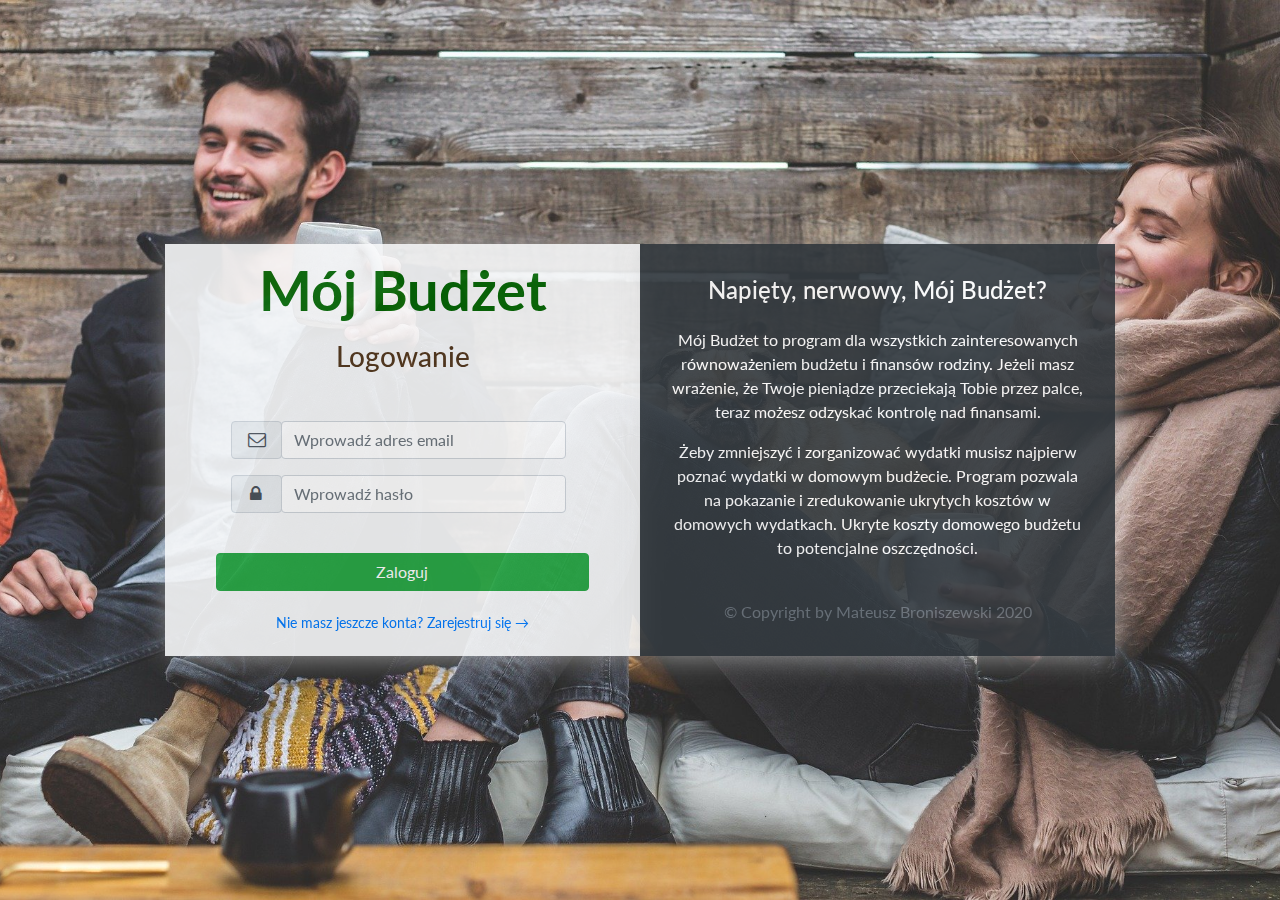
<file: index.html>
<!DOCTYPE html>
<html lang="pl">

<head>
   <meta charset="utf-8" />
   <title>Mój Budżet - Strona Startowa</title>
   <meta name="description" content="Zarejestruj się. Strona pomagająca prowadzić budżet osobisty." />
   <meta name="keywords" content="budżet, finanse, oszczędzanie, pieniądze" />
   <meta http-equiv="X-UA-Compatible" content="IE=edge">
   <link rel="shortcut icon" href="img/dollar.png" />

   <link href="https://fonts.googleapis.com/css2?family=Courgette&family=Lato:wght@400;700&display=swap" rel="stylesheet">
   <link rel="stylesheet" href="libraries/bootstrap-4.0.0/dist/css/bootstrap.min.css" type="text/css" />
   <link rel="stylesheet" href="fontello-47dae6a1/css/fontello.css" type="text/css" />
   <link rel="stylesheet" href="style.css" type="text/css" />

   <!-- <script src="personalbudget.js"></script>
  <link rel="stylesheet" href="css/fontello.css"> -->

</head>

<body>


 <main id="cover">
 
     <div class="container">

      <div class="row">

        <section class="col-sm-10 offset-sm-1 col-md-8 offset-md-2 col-lg-6 offset-lg-0 col-xl-5 offset-xl-1 bg-light">
           <h1 class="display-4 text-primary font-weight-bold mb-3">Mój Budżet</h1>
           <h3 class="mb-5">Logowanie</h3>

              
           <form class="text-center m-3">

              <div class="row">
                <div class="form-group form-inline col offset-1">

                    <div class="input-group-prepend">
                      <span class="input-group-text" id="basic-addon1"><i class="icon-mail"></i></span>
                    </div>
                    <label class="sr-only">Email</label>
                    <input type="email" class="form-control col-9" placeholder="Wprowadź adres email" aria-label="Email" aria-describedby="basic-addon1" required>
                </div>
              </div>

              <div class="row">
                <div class="form-group form-inline col offset-1">

                    <div class="input-group-prepend">
                      <span class="input-group-text" id="basic-addon2"><i class="icon-lock"></i></span>
                    </div>
                    <label class="sr-only">Hasło</label>
                    <input type="password" class="form-control col-9" placeholder="Wprowadź hasło" aria-label="Hasło" aria-describedby="basic-addon2" required>
                  
                </div>
              </div>

              <div class="row">

                <button type="submit" class="btn btn-success btn-md col-10 offset-1 mt-4">Zaloguj</button>
              </div>

           </form>

           <a href="registration.html" class="btn btn-secondary-outline btn-sm" role="button">Nie masz jeszcze konta? Zarejestruj się &rarr;</a>
          </section>

        <section class="col-sm-10 offset-sm-1 col-md-8 offset-md-2 col-lg-6 offset-lg-0 col-xl-5 bg-description">
          
            <h4 class="mb-4">Napięty, nerwowy, Mój Budżet?</h4>
            <p>Mój Budżet to program dla wszystkich zainteresowanych równoważeniem budżetu i finansów rodziny. Jeżeli masz wrażenie, że Twoje pieniądze przeciekają Tobie przez palce, teraz możesz odzyskać kontrolę nad finansami.</p>
            
            <p>Żeby zmniejszyć i zorganizować wydatki musisz najpierw poznać wydatki w domowym budżecie. Program pozwala na pokazanie i zredukowanie ukrytych kosztów w domowych wydatkach. Ukryte koszty domowego budżetu to potencjalne oszczędności.</p>


            <footer class="text-muted pt-lg-4">&copy; Copyright by Mateusz Broniszewski 2020</footer>


        </section>
        
      </div>
   
  </div>
</main>

  
  




   <script src="libraries/jquery-3.5.1.min.js"></script>
   <!-- <script src="libraries/poper.min.js"></script> -->
   <script src="libraries/bootstrap-4.0.0/dist/js/bootstrap.min.js"></script>
</body>

</html>
</file>
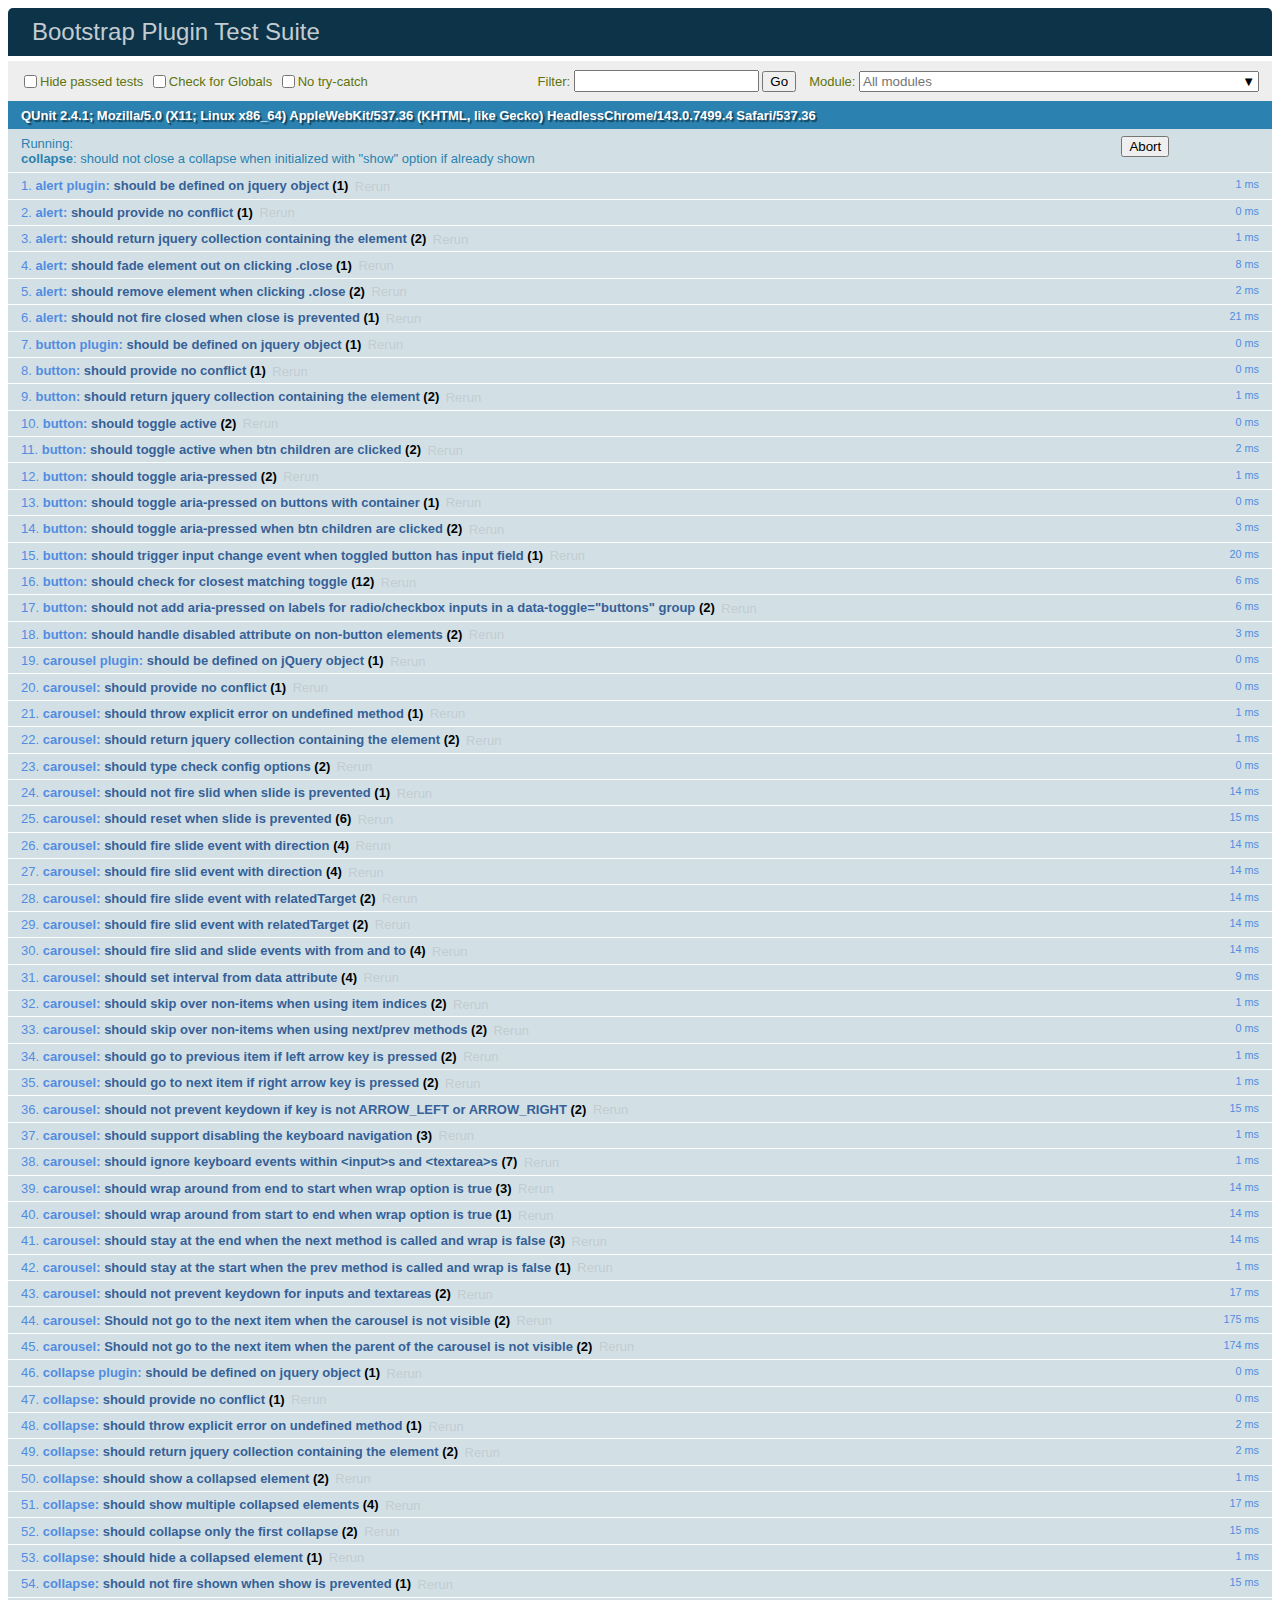
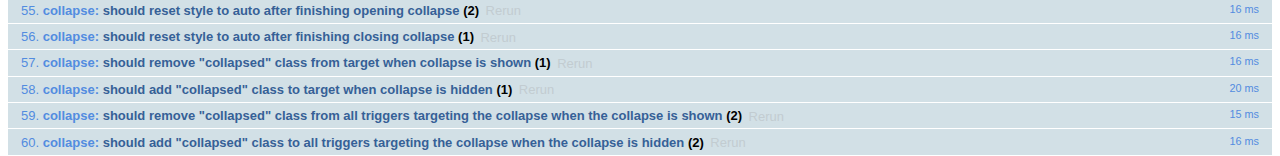
<file: libraries/bootstrap-4.0.0/js/tests/index.html>
<!doctype html>
<html lang="en">
  <head>
    <meta charset="utf-8">
    <meta name="viewport" content="width=device-width, initial-scale=1, shrink-to-fit=no">
    <title>Bootstrap Plugin Test Suite</title>

    <!-- jQuery -->
    <script>
      (function () {
        var path = '../../assets/js/vendor/jquery-slim.min.js'
        // get jquery param from the query string.
        var jQueryVersion = location.search.match(/[?&]jquery=(.*?)(?=&|$)/)

        // If a version was specified, use that version from our vendor folder
        if (jQueryVersion) {
          path = 'vendor/jquery-' + jQueryVersion[1] + '.min.js'
        }
        document.write('<script src="' + path + '"><\/script>')
      }())
    </script>
    <script src="../../assets/js/vendor/popper.min.js"></script>

    <!-- QUnit -->
    <link rel="stylesheet" href="vendor/qunit.css" media="screen">
    <script src="vendor/qunit.js"></script>

    <script>
      // Disable jQuery event aliases to ensure we don't accidentally use any of them
      [
        'blur',
        'focus',
        'focusin',
        'focusout',
        'resize',
        'scroll',
        'click',
        'dblclick',
        'mousedown',
        'mouseup',
        'mousemove',
        'mouseover',
        'mouseout',
        'mouseenter',
        'mouseleave',
        'change',
        'select',
        'submit',
        'keydown',
        'keypress',
        'keyup',
        'contextmenu'
      ].forEach(function(eventAlias) {
        $.fn[eventAlias] = function() {
          throw new Error('Using the ".' + eventAlias + '()" method is not allowed, so that Bootstrap can be compatible with custom jQuery builds which exclude the "event aliases" module that defines said method. See https://github.com/twbs/bootstrap/blob/master/CONTRIBUTING.md#js')
        }
      })

      // Require assert.expect in each test
      QUnit.config.requireExpects = true

      // See https://github.com/axemclion/grunt-saucelabs#test-result-details-with-qunit
      var log = []
      var testName

      QUnit.done(function(testResults) {
        var tests = []
        for (var i = 0; i < log.length; i++) {
          var details = log[i]
          tests.push({
            name: details.name,
            result: details.result,
            expected: details.expected,
            actual: details.actual,
            source: details.source
          })
        }
        testResults.tests = tests

        window.global_test_results = testResults
      })

      QUnit.testStart(function(testDetails) {
        QUnit.log(function(details) {
          if (!details.result) {
            details.name = testDetails.name
            log.push(details)
          }
        })
      })

      // Display fixture on-screen on iOS to avoid false positives
      // See https://github.com/twbs/bootstrap/pull/15955
      if (/iPhone|iPad|iPod/.test(navigator.userAgent)) {
        QUnit.begin(function() {
          $('#qunit-fixture').css({ top: 0, left: 0 })
        })

        QUnit.done(function() {
          $('#qunit-fixture').css({ top: '', left: '' })
        })
      }
    </script>

    <!-- Transpiled Plugins -->
    <script src="../dist/util.js"></script>
    <script src="../dist/alert.js"></script>
    <script src="../dist/button.js"></script>
    <script src="../dist/carousel.js"></script>
    <script src="../dist/collapse.js"></script>
    <script src="../dist/dropdown.js"></script>
    <script src="../dist/modal.js"></script>
    <script src="../dist/scrollspy.js"></script>
    <script src="../dist/tab.js"></script>
    <script src="../dist/tooltip.js"></script>
    <script src="../dist/popover.js"></script>

    <!-- Unit Tests -->
    <script src="unit/alert.js"></script>
    <script src="unit/button.js"></script>
    <script src="unit/carousel.js"></script>
    <script src="unit/collapse.js"></script>
    <script src="unit/dropdown.js"></script>
    <script src="unit/modal.js"></script>
    <script src="unit/scrollspy.js"></script>
    <script src="unit/tab.js"></script>
    <script src="unit/tooltip.js"></script>
    <script src="unit/popover.js"></script>
    <script src="unit/util.js"></script>
  </head>
  <body>
    <div id="qunit-container">
      <div id="qunit"></div>
      <div id="qunit-fixture"></div>
    </div>
  </body>
</html>
</file>
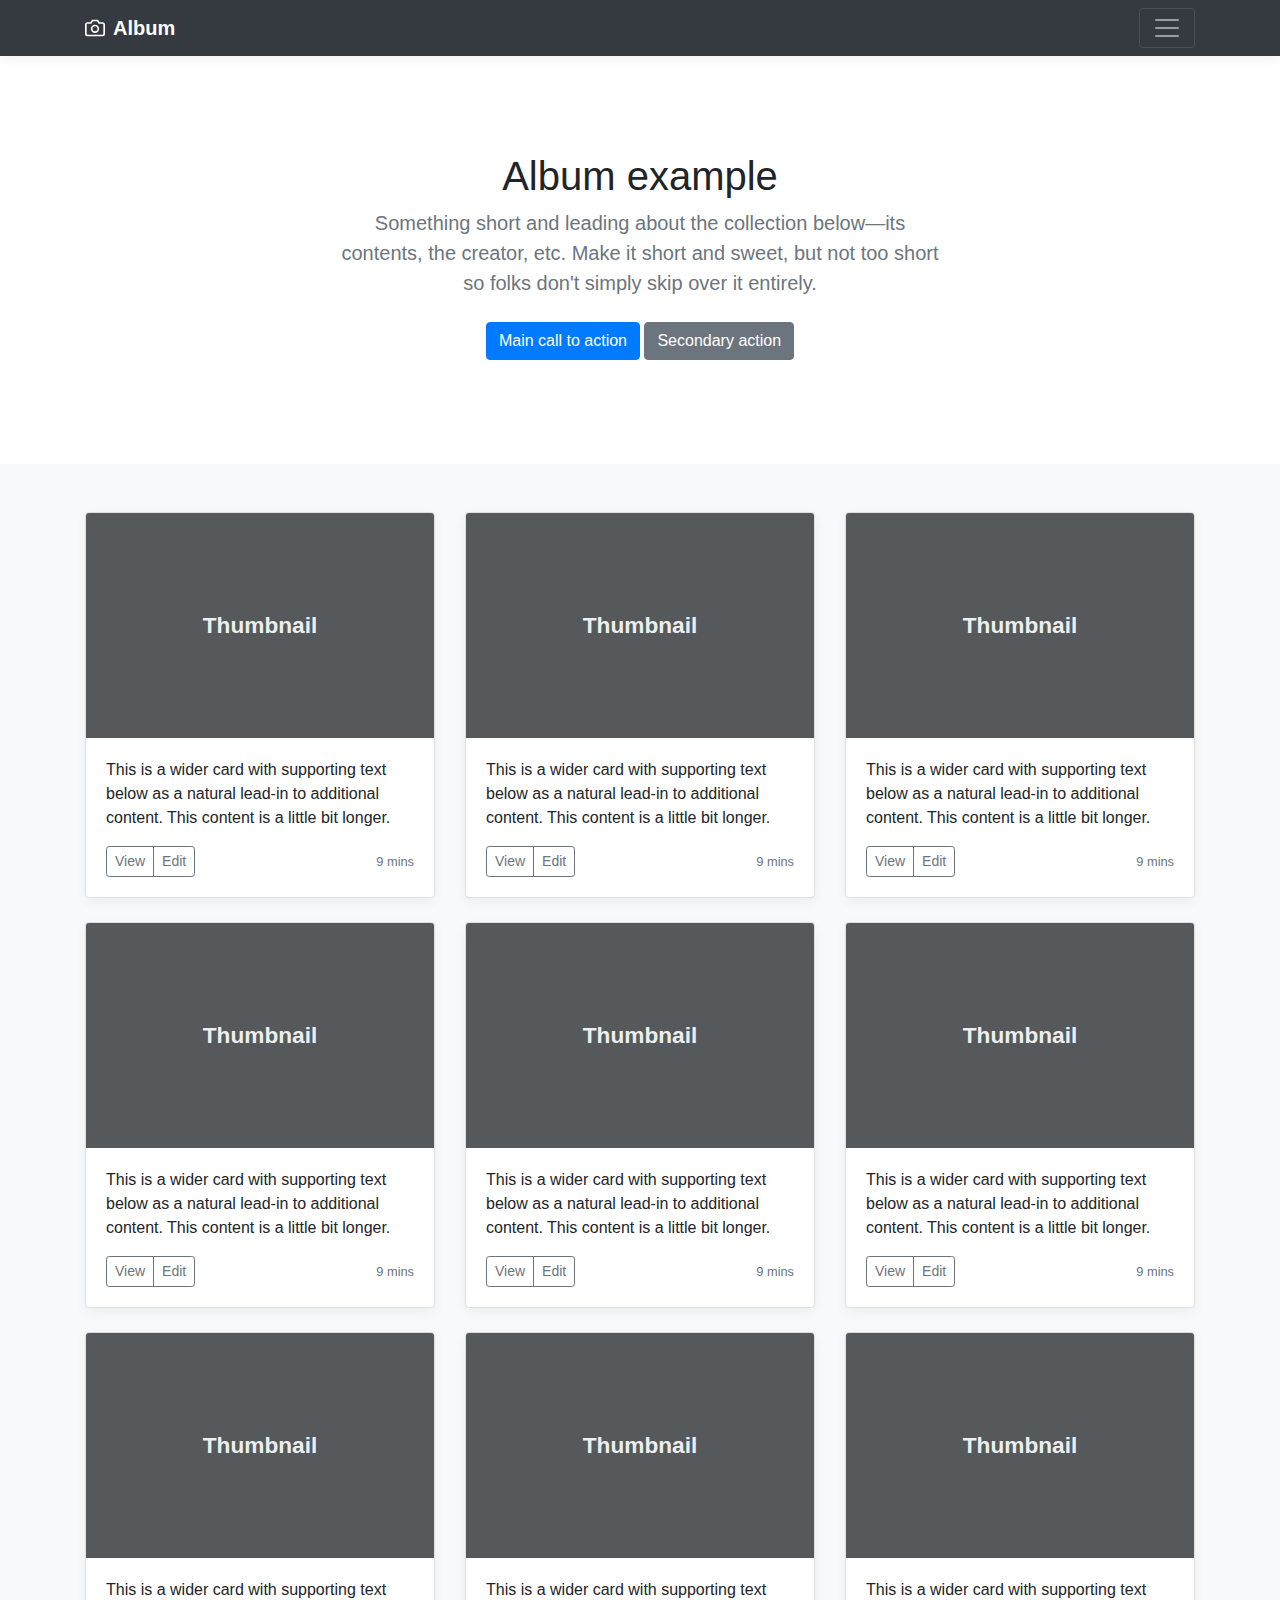
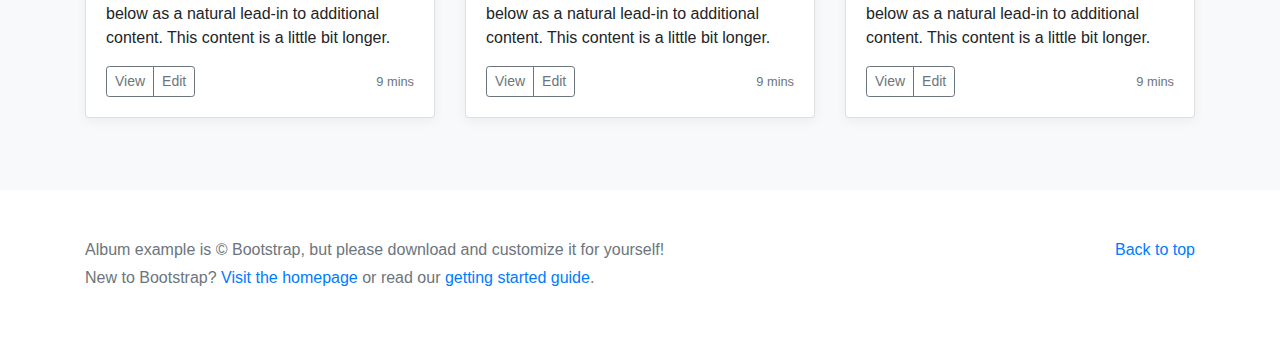
<file: libraries/bootstrap-4.0.0/docs/4.0/examples/album/index.html>
<!doctype html>
<html lang="en">
  <head>
    <meta charset="utf-8">
    <meta name="viewport" content="width=device-width, initial-scale=1, shrink-to-fit=no">
    <meta name="description" content="">
    <meta name="author" content="">
    <link rel="icon" href="../../../../favicon.ico">

    <title>Album example for Bootstrap</title>

    <!-- Bootstrap core CSS -->
    <link href="../../../../dist/css/bootstrap.min.css" rel="stylesheet">

    <!-- Custom styles for this template -->
    <link href="album.css" rel="stylesheet">
  </head>

  <body>

    <header>
      <div class="collapse bg-dark" id="navbarHeader">
        <div class="container">
          <div class="row">
            <div class="col-sm-8 col-md-7 py-4">
              <h4 class="text-white">About</h4>
              <p class="text-muted">Add some information about the album below, the author, or any other background context. Make it a few sentences long so folks can pick up some informative tidbits. Then, link them off to some social networking sites or contact information.</p>
            </div>
            <div class="col-sm-4 offset-md-1 py-4">
              <h4 class="text-white">Contact</h4>
              <ul class="list-unstyled">
                <li><a href="#" class="text-white">Follow on Twitter</a></li>
                <li><a href="#" class="text-white">Like on Facebook</a></li>
                <li><a href="#" class="text-white">Email me</a></li>
              </ul>
            </div>
          </div>
        </div>
      </div>
      <div class="navbar navbar-dark bg-dark box-shadow">
        <div class="container d-flex justify-content-between">
          <a href="#" class="navbar-brand d-flex align-items-center">
            <svg xmlns="http://www.w3.org/2000/svg" width="20" height="20" viewBox="0 0 24 24" fill="none" stroke="currentColor" stroke-width="2" stroke-linecap="round" stroke-linejoin="round" class="mr-2"><path d="M23 19a2 2 0 0 1-2 2H3a2 2 0 0 1-2-2V8a2 2 0 0 1 2-2h4l2-3h6l2 3h4a2 2 0 0 1 2 2z"></path><circle cx="12" cy="13" r="4"></circle></svg>
            <strong>Album</strong>
          </a>
          <button class="navbar-toggler" type="button" data-toggle="collapse" data-target="#navbarHeader" aria-controls="navbarHeader" aria-expanded="false" aria-label="Toggle navigation">
            <span class="navbar-toggler-icon"></span>
          </button>
        </div>
      </div>
    </header>

    <main role="main">

      <section class="jumbotron text-center">
        <div class="container">
          <h1 class="jumbotron-heading">Album example</h1>
          <p class="lead text-muted">Something short and leading about the collection below—its contents, the creator, etc. Make it short and sweet, but not too short so folks don't simply skip over it entirely.</p>
          <p>
            <a href="#" class="btn btn-primary my-2">Main call to action</a>
            <a href="#" class="btn btn-secondary my-2">Secondary action</a>
          </p>
        </div>
      </section>

      <div class="album py-5 bg-light">
        <div class="container">

          <div class="row">
            <div class="col-md-4">
              <div class="card mb-4 box-shadow">
                <img class="card-img-top" data-src="holder.js/100px225?theme=thumb&bg=55595c&fg=eceeef&text=Thumbnail" alt="Card image cap">
                <div class="card-body">
                  <p class="card-text">This is a wider card with supporting text below as a natural lead-in to additional content. This content is a little bit longer.</p>
                  <div class="d-flex justify-content-between align-items-center">
                    <div class="btn-group">
                      <button type="button" class="btn btn-sm btn-outline-secondary">View</button>
                      <button type="button" class="btn btn-sm btn-outline-secondary">Edit</button>
                    </div>
                    <small class="text-muted">9 mins</small>
                  </div>
                </div>
              </div>
            </div>
            <div class="col-md-4">
              <div class="card mb-4 box-shadow">
                <img class="card-img-top" data-src="holder.js/100px225?theme=thumb&bg=55595c&fg=eceeef&text=Thumbnail" alt="Card image cap">
                <div class="card-body">
                  <p class="card-text">This is a wider card with supporting text below as a natural lead-in to additional content. This content is a little bit longer.</p>
                  <div class="d-flex justify-content-between align-items-center">
                    <div class="btn-group">
                      <button type="button" class="btn btn-sm btn-outline-secondary">View</button>
                      <button type="button" class="btn btn-sm btn-outline-secondary">Edit</button>
                    </div>
                    <small class="text-muted">9 mins</small>
                  </div>
                </div>
              </div>
            </div>
            <div class="col-md-4">
              <div class="card mb-4 box-shadow">
                <img class="card-img-top" data-src="holder.js/100px225?theme=thumb&bg=55595c&fg=eceeef&text=Thumbnail" alt="Card image cap">
                <div class="card-body">
                  <p class="card-text">This is a wider card with supporting text below as a natural lead-in to additional content. This content is a little bit longer.</p>
                  <div class="d-flex justify-content-between align-items-center">
                    <div class="btn-group">
                      <button type="button" class="btn btn-sm btn-outline-secondary">View</button>
                      <button type="button" class="btn btn-sm btn-outline-secondary">Edit</button>
                    </div>
                    <small class="text-muted">9 mins</small>
                  </div>
                </div>
              </div>
            </div>

            <div class="col-md-4">
              <div class="card mb-4 box-shadow">
                <img class="card-img-top" data-src="holder.js/100px225?theme=thumb&bg=55595c&fg=eceeef&text=Thumbnail" alt="Card image cap">
                <div class="card-body">
                  <p class="card-text">This is a wider card with supporting text below as a natural lead-in to additional content. This content is a little bit longer.</p>
                  <div class="d-flex justify-content-between align-items-center">
                    <div class="btn-group">
                      <button type="button" class="btn btn-sm btn-outline-secondary">View</button>
                      <button type="button" class="btn btn-sm btn-outline-secondary">Edit</button>
                    </div>
                    <small class="text-muted">9 mins</small>
                  </div>
                </div>
              </div>
            </div>
            <div class="col-md-4">
              <div class="card mb-4 box-shadow">
                <img class="card-img-top" data-src="holder.js/100px225?theme=thumb&bg=55595c&fg=eceeef&text=Thumbnail" alt="Card image cap">
                <div class="card-body">
                  <p class="card-text">This is a wider card with supporting text below as a natural lead-in to additional content. This content is a little bit longer.</p>
                  <div class="d-flex justify-content-between align-items-center">
                    <div class="btn-group">
                      <button type="button" class="btn btn-sm btn-outline-secondary">View</button>
                      <button type="button" class="btn btn-sm btn-outline-secondary">Edit</button>
                    </div>
                    <small class="text-muted">9 mins</small>
                  </div>
                </div>
              </div>
            </div>
            <div class="col-md-4">
              <div class="card mb-4 box-shadow">
                <img class="card-img-top" data-src="holder.js/100px225?theme=thumb&bg=55595c&fg=eceeef&text=Thumbnail" alt="Card image cap">
                <div class="card-body">
                  <p class="card-text">This is a wider card with supporting text below as a natural lead-in to additional content. This content is a little bit longer.</p>
                  <div class="d-flex justify-content-between align-items-center">
                    <div class="btn-group">
                      <button type="button" class="btn btn-sm btn-outline-secondary">View</button>
                      <button type="button" class="btn btn-sm btn-outline-secondary">Edit</button>
                    </div>
                    <small class="text-muted">9 mins</small>
                  </div>
                </div>
              </div>
            </div>

            <div class="col-md-4">
              <div class="card mb-4 box-shadow">
                <img class="card-img-top" data-src="holder.js/100px225?theme=thumb&bg=55595c&fg=eceeef&text=Thumbnail" alt="Card image cap">
                <div class="card-body">
                  <p class="card-text">This is a wider card with supporting text below as a natural lead-in to additional content. This content is a little bit longer.</p>
                  <div class="d-flex justify-content-between align-items-center">
                    <div class="btn-group">
                      <button type="button" class="btn btn-sm btn-outline-secondary">View</button>
                      <button type="button" class="btn btn-sm btn-outline-secondary">Edit</button>
                    </div>
                    <small class="text-muted">9 mins</small>
                  </div>
                </div>
              </div>
            </div>
            <div class="col-md-4">
              <div class="card mb-4 box-shadow">
                <img class="card-img-top" data-src="holder.js/100px225?theme=thumb&bg=55595c&fg=eceeef&text=Thumbnail" alt="Card image cap">
                <div class="card-body">
                  <p class="card-text">This is a wider card with supporting text below as a natural lead-in to additional content. This content is a little bit longer.</p>
                  <div class="d-flex justify-content-between align-items-center">
                    <div class="btn-group">
                      <button type="button" class="btn btn-sm btn-outline-secondary">View</button>
                      <button type="button" class="btn btn-sm btn-outline-secondary">Edit</button>
                    </div>
                    <small class="text-muted">9 mins</small>
                  </div>
                </div>
              </div>
            </div>
            <div class="col-md-4">
              <div class="card mb-4 box-shadow">
                <img class="card-img-top" data-src="holder.js/100px225?theme=thumb&bg=55595c&fg=eceeef&text=Thumbnail" alt="Card image cap">
                <div class="card-body">
                  <p class="card-text">This is a wider card with supporting text below as a natural lead-in to additional content. This content is a little bit longer.</p>
                  <div class="d-flex justify-content-between align-items-center">
                    <div class="btn-group">
                      <button type="button" class="btn btn-sm btn-outline-secondary">View</button>
                      <button type="button" class="btn btn-sm btn-outline-secondary">Edit</button>
                    </div>
                    <small class="text-muted">9 mins</small>
                  </div>
                </div>
              </div>
            </div>
          </div>
        </div>
      </div>

    </main>

    <footer class="text-muted">
      <div class="container">
        <p class="float-right">
          <a href="#">Back to top</a>
        </p>
        <p>Album example is &copy; Bootstrap, but please download and customize it for yourself!</p>
        <p>New to Bootstrap? <a href="../../">Visit the homepage</a> or read our <a href="../../getting-started/">getting started guide</a>.</p>
      </div>
    </footer>

    <!-- Bootstrap core JavaScript
    ================================================== -->
    <!-- Placed at the end of the document so the pages load faster -->
    <script src="https://code.jquery.com/jquery-3.2.1.slim.min.js" integrity="sha384-KJ3o2DKtIkvYIK3UENzmM7KCkRr/rE9/Qpg6aAZGJwFDMVNA/GpGFF93hXpG5KkN" crossorigin="anonymous"></script>
    <script>window.jQuery || document.write('<script src="../../../../assets/js/vendor/jquery-slim.min.js"><\/script>')</script>
    <script src="../../../../assets/js/vendor/popper.min.js"></script>
    <script src="../../../../dist/js/bootstrap.min.js"></script>
    <script src="../../../../assets/js/vendor/holder.min.js"></script>
  </body>
</html>
</file>
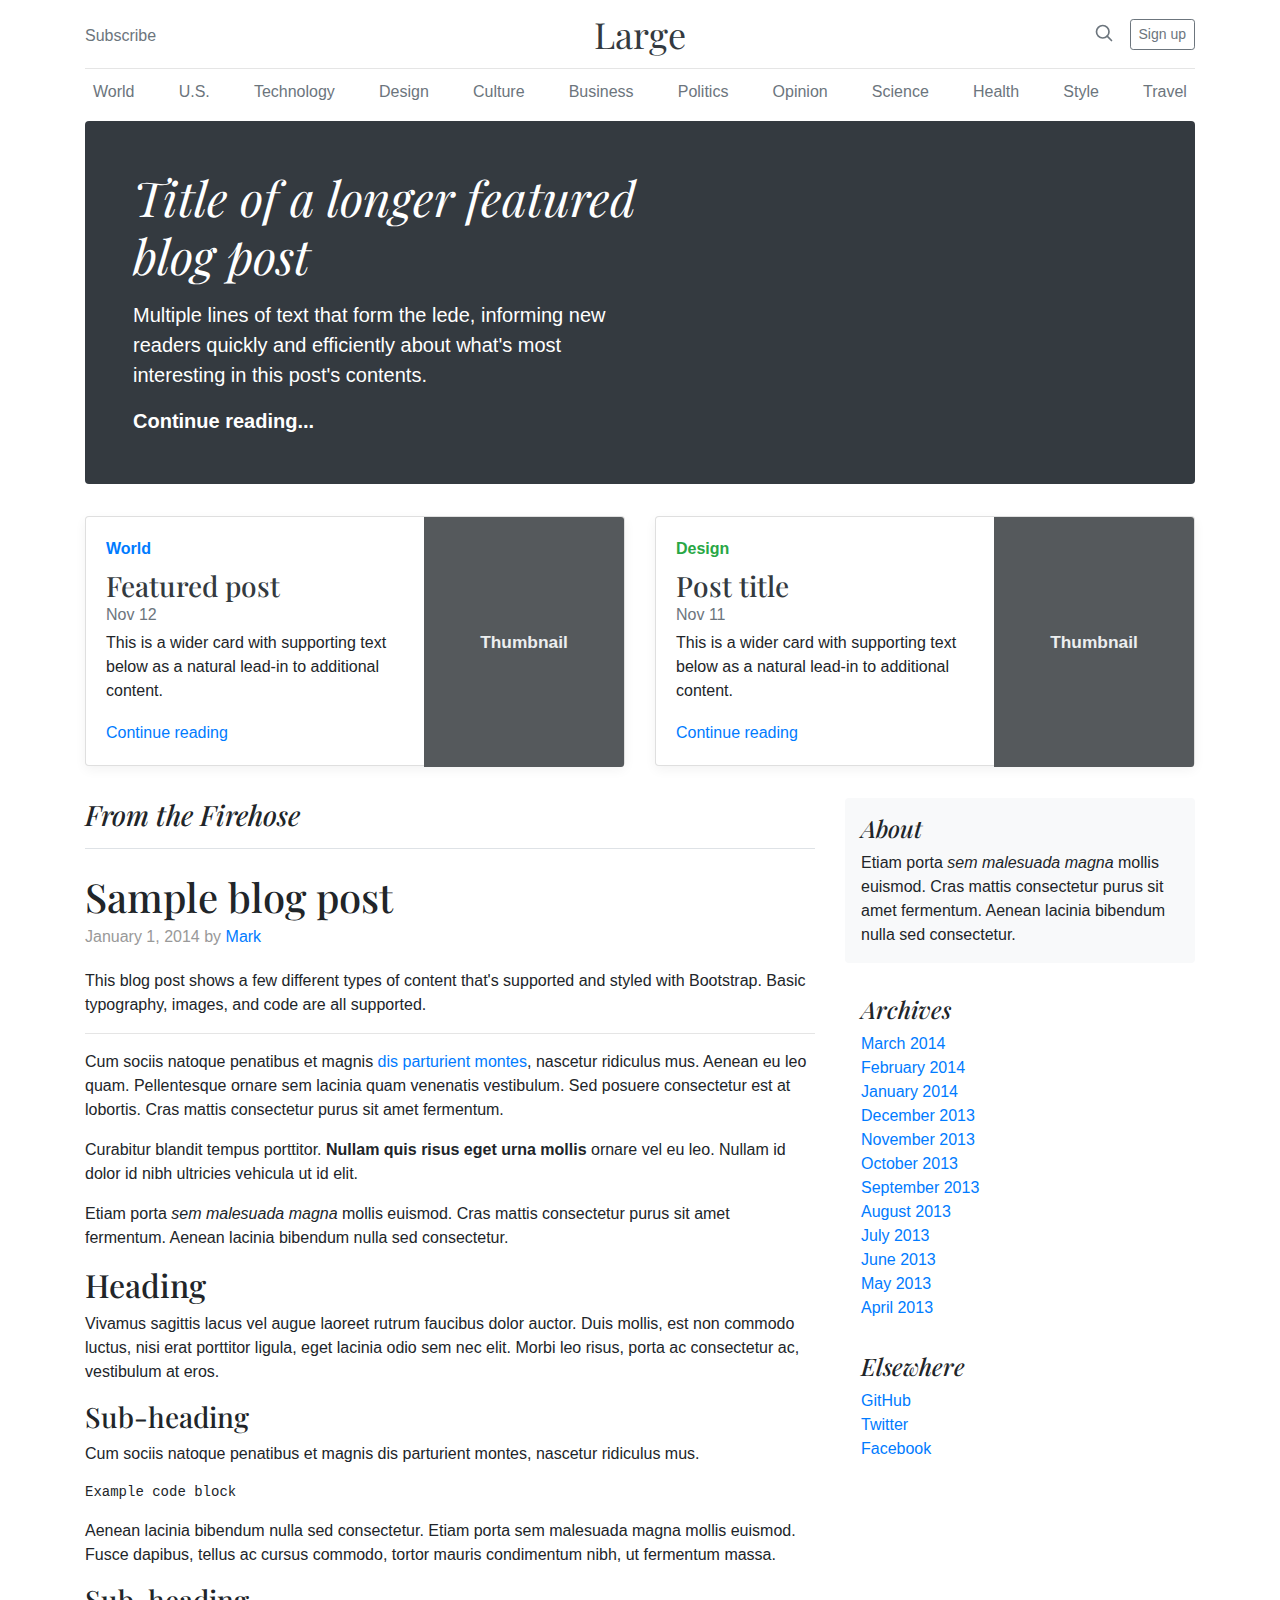
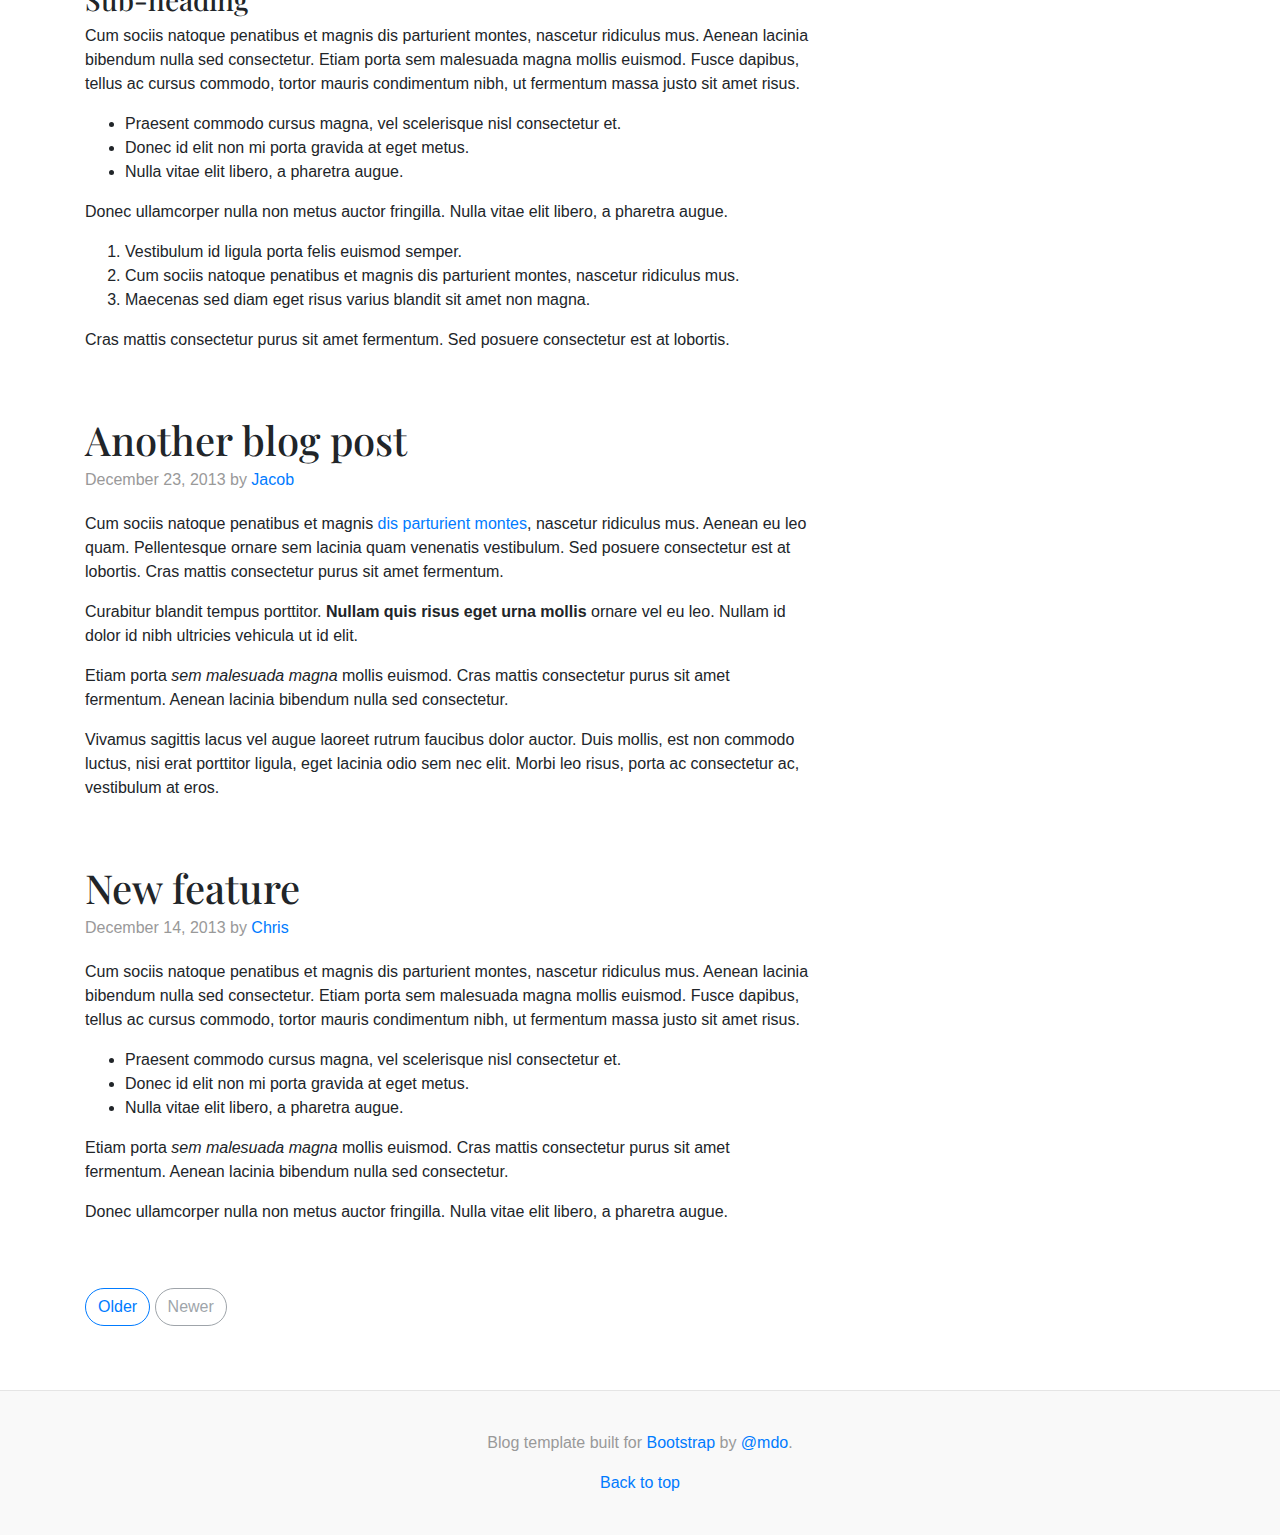
<file: libraries/bootstrap-4.0.0/docs/4.0/examples/blog/index.html>
<!doctype html>
<html lang="en">
  <head>
    <meta charset="utf-8">
    <meta name="viewport" content="width=device-width, initial-scale=1, shrink-to-fit=no">
    <meta name="description" content="">
    <meta name="author" content="">
    <link rel="icon" href="../../../../favicon.ico">

    <title>Blog Template for Bootstrap</title>

    <!-- Bootstrap core CSS -->
    <link href="../../../../dist/css/bootstrap.min.css" rel="stylesheet">

    <!-- Custom styles for this template -->
    <link href="https://fonts.googleapis.com/css?family=Playfair+Display:700,900" rel="stylesheet">
    <link href="blog.css" rel="stylesheet">
  </head>

  <body>

    <div class="container">
      <header class="blog-header py-3">
        <div class="row flex-nowrap justify-content-between align-items-center">
          <div class="col-4 pt-1">
            <a class="text-muted" href="#">Subscribe</a>
          </div>
          <div class="col-4 text-center">
            <a class="blog-header-logo text-dark" href="#">Large</a>
          </div>
          <div class="col-4 d-flex justify-content-end align-items-center">
            <a class="text-muted" href="#">
              <svg xmlns="http://www.w3.org/2000/svg" width="20" height="20" viewBox="0 0 24 24" fill="none" stroke="currentColor" stroke-width="2" stroke-linecap="round" stroke-linejoin="round" class="mx-3"><circle cx="10.5" cy="10.5" r="7.5"></circle><line x1="21" y1="21" x2="15.8" y2="15.8"></line></svg>
            </a>
            <a class="btn btn-sm btn-outline-secondary" href="#">Sign up</a>
          </div>
        </div>
      </header>

      <div class="nav-scroller py-1 mb-2">
        <nav class="nav d-flex justify-content-between">
          <a class="p-2 text-muted" href="#">World</a>
          <a class="p-2 text-muted" href="#">U.S.</a>
          <a class="p-2 text-muted" href="#">Technology</a>
          <a class="p-2 text-muted" href="#">Design</a>
          <a class="p-2 text-muted" href="#">Culture</a>
          <a class="p-2 text-muted" href="#">Business</a>
          <a class="p-2 text-muted" href="#">Politics</a>
          <a class="p-2 text-muted" href="#">Opinion</a>
          <a class="p-2 text-muted" href="#">Science</a>
          <a class="p-2 text-muted" href="#">Health</a>
          <a class="p-2 text-muted" href="#">Style</a>
          <a class="p-2 text-muted" href="#">Travel</a>
        </nav>
      </div>

      <div class="jumbotron p-3 p-md-5 text-white rounded bg-dark">
        <div class="col-md-6 px-0">
          <h1 class="display-4 font-italic">Title of a longer featured blog post</h1>
          <p class="lead my-3">Multiple lines of text that form the lede, informing new readers quickly and efficiently about what's most interesting in this post's contents.</p>
          <p class="lead mb-0"><a href="#" class="text-white font-weight-bold">Continue reading...</a></p>
        </div>
      </div>

      <div class="row mb-2">
        <div class="col-md-6">
          <div class="card flex-md-row mb-4 box-shadow h-md-250">
            <div class="card-body d-flex flex-column align-items-start">
              <strong class="d-inline-block mb-2 text-primary">World</strong>
              <h3 class="mb-0">
                <a class="text-dark" href="#">Featured post</a>
              </h3>
              <div class="mb-1 text-muted">Nov 12</div>
              <p class="card-text mb-auto">This is a wider card with supporting text below as a natural lead-in to additional content.</p>
              <a href="#">Continue reading</a>
            </div>
            <img class="card-img-right flex-auto d-none d-md-block" data-src="holder.js/200x250?theme=thumb" alt="Card image cap">
          </div>
        </div>
        <div class="col-md-6">
          <div class="card flex-md-row mb-4 box-shadow h-md-250">
            <div class="card-body d-flex flex-column align-items-start">
              <strong class="d-inline-block mb-2 text-success">Design</strong>
              <h3 class="mb-0">
                <a class="text-dark" href="#">Post title</a>
              </h3>
              <div class="mb-1 text-muted">Nov 11</div>
              <p class="card-text mb-auto">This is a wider card with supporting text below as a natural lead-in to additional content.</p>
              <a href="#">Continue reading</a>
            </div>
            <img class="card-img-right flex-auto d-none d-md-block" data-src="holder.js/200x250?theme=thumb" alt="Card image cap">
          </div>
        </div>
      </div>
    </div>

    <main role="main" class="container">
      <div class="row">
        <div class="col-md-8 blog-main">
          <h3 class="pb-3 mb-4 font-italic border-bottom">
            From the Firehose
          </h3>

          <div class="blog-post">
            <h2 class="blog-post-title">Sample blog post</h2>
            <p class="blog-post-meta">January 1, 2014 by <a href="#">Mark</a></p>

            <p>This blog post shows a few different types of content that's supported and styled with Bootstrap. Basic typography, images, and code are all supported.</p>
            <hr>
            <p>Cum sociis natoque penatibus et magnis <a href="#">dis parturient montes</a>, nascetur ridiculus mus. Aenean eu leo quam. Pellentesque ornare sem lacinia quam venenatis vestibulum. Sed posuere consectetur est at lobortis. Cras mattis consectetur purus sit amet fermentum.</p>
            <blockquote>
              <p>Curabitur blandit tempus porttitor. <strong>Nullam quis risus eget urna mollis</strong> ornare vel eu leo. Nullam id dolor id nibh ultricies vehicula ut id elit.</p>
            </blockquote>
            <p>Etiam porta <em>sem malesuada magna</em> mollis euismod. Cras mattis consectetur purus sit amet fermentum. Aenean lacinia bibendum nulla sed consectetur.</p>
            <h2>Heading</h2>
            <p>Vivamus sagittis lacus vel augue laoreet rutrum faucibus dolor auctor. Duis mollis, est non commodo luctus, nisi erat porttitor ligula, eget lacinia odio sem nec elit. Morbi leo risus, porta ac consectetur ac, vestibulum at eros.</p>
            <h3>Sub-heading</h3>
            <p>Cum sociis natoque penatibus et magnis dis parturient montes, nascetur ridiculus mus.</p>
            <pre><code>Example code block</code></pre>
            <p>Aenean lacinia bibendum nulla sed consectetur. Etiam porta sem malesuada magna mollis euismod. Fusce dapibus, tellus ac cursus commodo, tortor mauris condimentum nibh, ut fermentum massa.</p>
            <h3>Sub-heading</h3>
            <p>Cum sociis natoque penatibus et magnis dis parturient montes, nascetur ridiculus mus. Aenean lacinia bibendum nulla sed consectetur. Etiam porta sem malesuada magna mollis euismod. Fusce dapibus, tellus ac cursus commodo, tortor mauris condimentum nibh, ut fermentum massa justo sit amet risus.</p>
            <ul>
              <li>Praesent commodo cursus magna, vel scelerisque nisl consectetur et.</li>
              <li>Donec id elit non mi porta gravida at eget metus.</li>
              <li>Nulla vitae elit libero, a pharetra augue.</li>
            </ul>
            <p>Donec ullamcorper nulla non metus auctor fringilla. Nulla vitae elit libero, a pharetra augue.</p>
            <ol>
              <li>Vestibulum id ligula porta felis euismod semper.</li>
              <li>Cum sociis natoque penatibus et magnis dis parturient montes, nascetur ridiculus mus.</li>
              <li>Maecenas sed diam eget risus varius blandit sit amet non magna.</li>
            </ol>
            <p>Cras mattis consectetur purus sit amet fermentum. Sed posuere consectetur est at lobortis.</p>
          </div><!-- /.blog-post -->

          <div class="blog-post">
            <h2 class="blog-post-title">Another blog post</h2>
            <p class="blog-post-meta">December 23, 2013 by <a href="#">Jacob</a></p>

            <p>Cum sociis natoque penatibus et magnis <a href="#">dis parturient montes</a>, nascetur ridiculus mus. Aenean eu leo quam. Pellentesque ornare sem lacinia quam venenatis vestibulum. Sed posuere consectetur est at lobortis. Cras mattis consectetur purus sit amet fermentum.</p>
            <blockquote>
              <p>Curabitur blandit tempus porttitor. <strong>Nullam quis risus eget urna mollis</strong> ornare vel eu leo. Nullam id dolor id nibh ultricies vehicula ut id elit.</p>
            </blockquote>
            <p>Etiam porta <em>sem malesuada magna</em> mollis euismod. Cras mattis consectetur purus sit amet fermentum. Aenean lacinia bibendum nulla sed consectetur.</p>
            <p>Vivamus sagittis lacus vel augue laoreet rutrum faucibus dolor auctor. Duis mollis, est non commodo luctus, nisi erat porttitor ligula, eget lacinia odio sem nec elit. Morbi leo risus, porta ac consectetur ac, vestibulum at eros.</p>
          </div><!-- /.blog-post -->

          <div class="blog-post">
            <h2 class="blog-post-title">New feature</h2>
            <p class="blog-post-meta">December 14, 2013 by <a href="#">Chris</a></p>

            <p>Cum sociis natoque penatibus et magnis dis parturient montes, nascetur ridiculus mus. Aenean lacinia bibendum nulla sed consectetur. Etiam porta sem malesuada magna mollis euismod. Fusce dapibus, tellus ac cursus commodo, tortor mauris condimentum nibh, ut fermentum massa justo sit amet risus.</p>
            <ul>
              <li>Praesent commodo cursus magna, vel scelerisque nisl consectetur et.</li>
              <li>Donec id elit non mi porta gravida at eget metus.</li>
              <li>Nulla vitae elit libero, a pharetra augue.</li>
            </ul>
            <p>Etiam porta <em>sem malesuada magna</em> mollis euismod. Cras mattis consectetur purus sit amet fermentum. Aenean lacinia bibendum nulla sed consectetur.</p>
            <p>Donec ullamcorper nulla non metus auctor fringilla. Nulla vitae elit libero, a pharetra augue.</p>
          </div><!-- /.blog-post -->

          <nav class="blog-pagination">
            <a class="btn btn-outline-primary" href="#">Older</a>
            <a class="btn btn-outline-secondary disabled" href="#">Newer</a>
          </nav>

        </div><!-- /.blog-main -->

        <aside class="col-md-4 blog-sidebar">
          <div class="p-3 mb-3 bg-light rounded">
            <h4 class="font-italic">About</h4>
            <p class="mb-0">Etiam porta <em>sem malesuada magna</em> mollis euismod. Cras mattis consectetur purus sit amet fermentum. Aenean lacinia bibendum nulla sed consectetur.</p>
          </div>

          <div class="p-3">
            <h4 class="font-italic">Archives</h4>
            <ol class="list-unstyled mb-0">
              <li><a href="#">March 2014</a></li>
              <li><a href="#">February 2014</a></li>
              <li><a href="#">January 2014</a></li>
              <li><a href="#">December 2013</a></li>
              <li><a href="#">November 2013</a></li>
              <li><a href="#">October 2013</a></li>
              <li><a href="#">September 2013</a></li>
              <li><a href="#">August 2013</a></li>
              <li><a href="#">July 2013</a></li>
              <li><a href="#">June 2013</a></li>
              <li><a href="#">May 2013</a></li>
              <li><a href="#">April 2013</a></li>
            </ol>
          </div>

          <div class="p-3">
            <h4 class="font-italic">Elsewhere</h4>
            <ol class="list-unstyled">
              <li><a href="#">GitHub</a></li>
              <li><a href="#">Twitter</a></li>
              <li><a href="#">Facebook</a></li>
            </ol>
          </div>
        </aside><!-- /.blog-sidebar -->

      </div><!-- /.row -->

    </main><!-- /.container -->

    <footer class="blog-footer">
      <p>Blog template built for <a href="https://getbootstrap.com/">Bootstrap</a> by <a href="https://twitter.com/mdo">@mdo</a>.</p>
      <p>
        <a href="#">Back to top</a>
      </p>
    </footer>

    <!-- Bootstrap core JavaScript
    ================================================== -->
    <!-- Placed at the end of the document so the pages load faster -->
    <script src="https://code.jquery.com/jquery-3.2.1.slim.min.js" integrity="sha384-KJ3o2DKtIkvYIK3UENzmM7KCkRr/rE9/Qpg6aAZGJwFDMVNA/GpGFF93hXpG5KkN" crossorigin="anonymous"></script>
    <script>window.jQuery || document.write('<script src="../../../../assets/js/vendor/jquery-slim.min.js"><\/script>')</script>
    <script src="../../../../assets/js/vendor/popper.min.js"></script>
    <script src="../../../../dist/js/bootstrap.min.js"></script>
    <script src="../../../../assets/js/vendor/holder.min.js"></script>
    <script>
      Holder.addTheme('thumb', {
        bg: '#55595c',
        fg: '#eceeef',
        text: 'Thumbnail'
      });
    </script>
  </body>
</html>
</file>
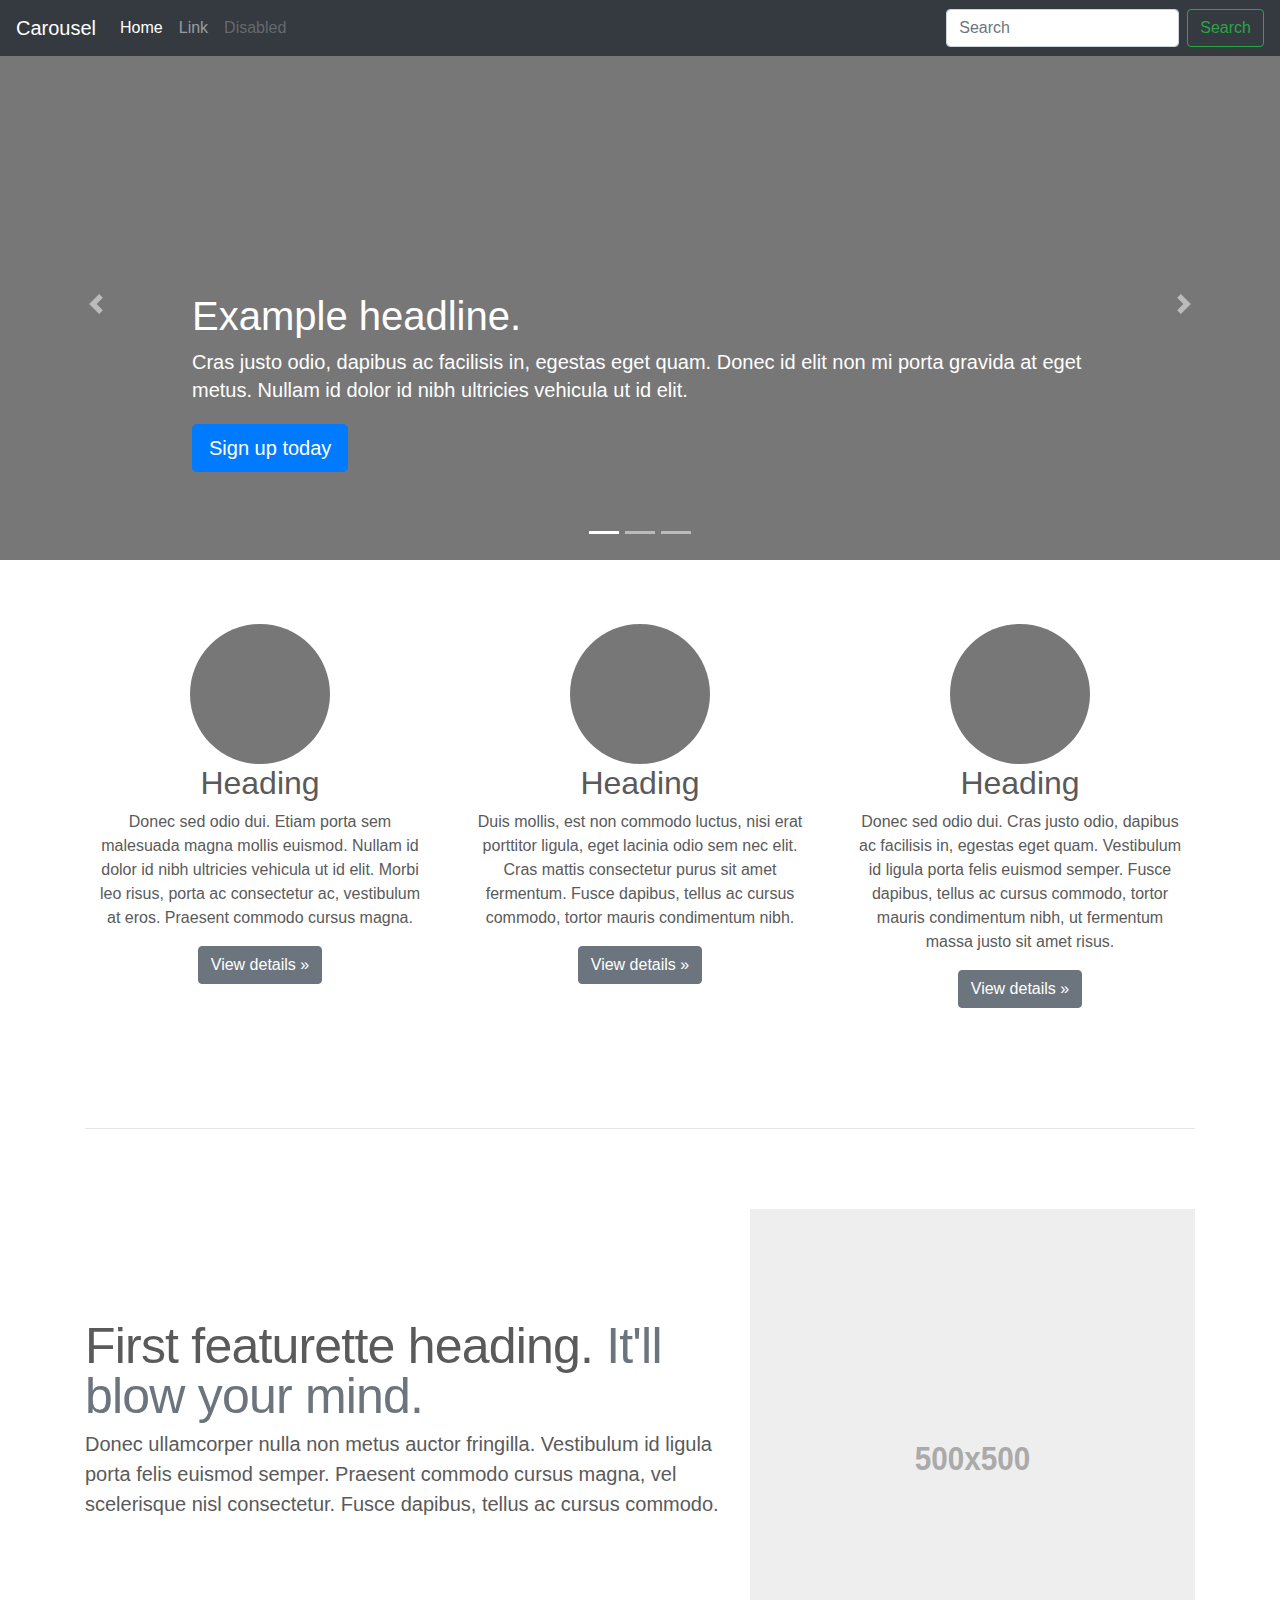
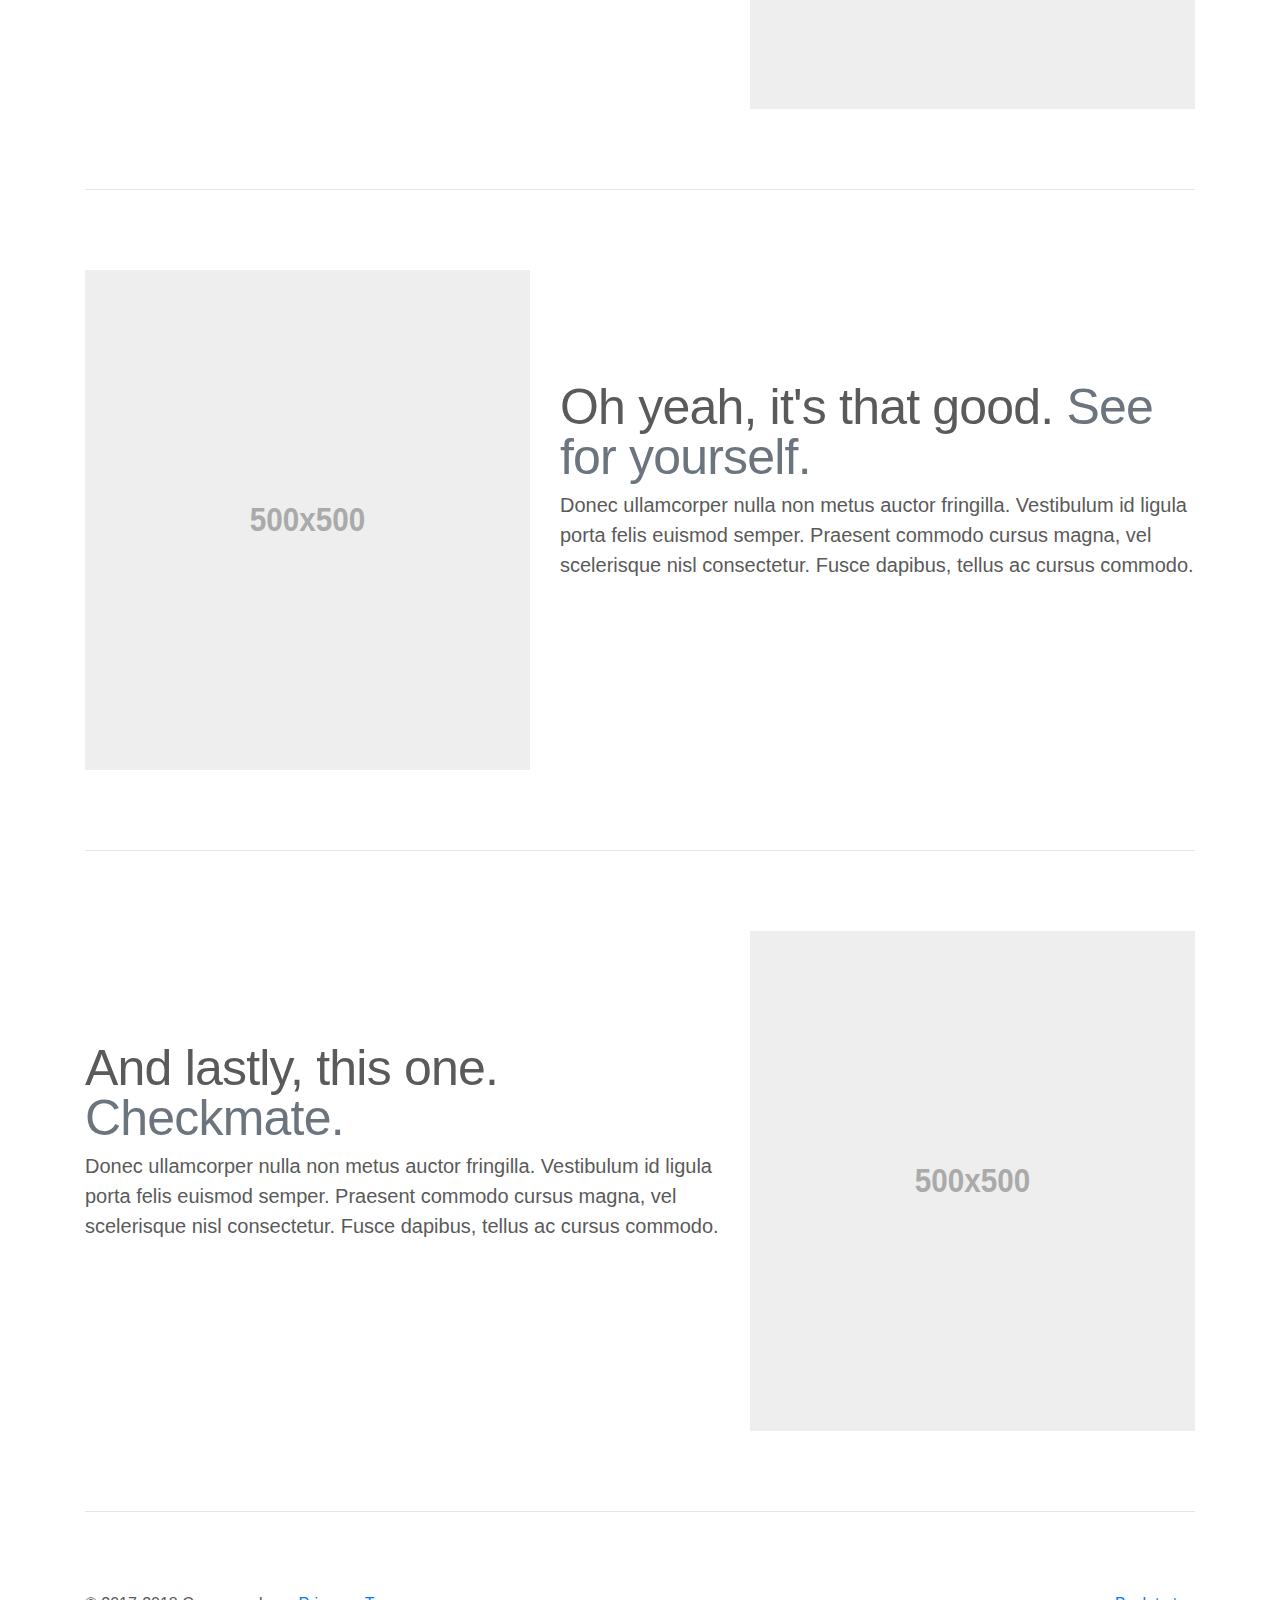
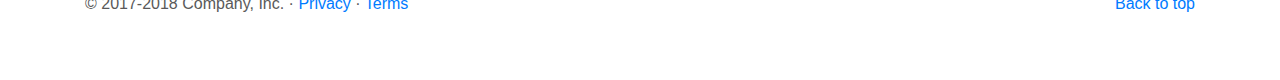
<file: libraries/bootstrap-4.0.0/docs/4.0/examples/carousel/index.html>
<!doctype html>
<html lang="en">
  <head>
    <meta charset="utf-8">
    <meta name="viewport" content="width=device-width, initial-scale=1, shrink-to-fit=no">
    <meta name="description" content="">
    <meta name="author" content="">
    <link rel="icon" href="../../../../favicon.ico">

    <title>Carousel Template for Bootstrap</title>

    <!-- Bootstrap core CSS -->
    <link href="../../../../dist/css/bootstrap.min.css" rel="stylesheet">

    <!-- Custom styles for this template -->
    <link href="carousel.css" rel="stylesheet">
  </head>
  <body>

    <header>
      <nav class="navbar navbar-expand-md navbar-dark fixed-top bg-dark">
        <a class="navbar-brand" href="#">Carousel</a>
        <button class="navbar-toggler" type="button" data-toggle="collapse" data-target="#navbarCollapse" aria-controls="navbarCollapse" aria-expanded="false" aria-label="Toggle navigation">
          <span class="navbar-toggler-icon"></span>
        </button>
        <div class="collapse navbar-collapse" id="navbarCollapse">
          <ul class="navbar-nav mr-auto">
            <li class="nav-item active">
              <a class="nav-link" href="#">Home <span class="sr-only">(current)</span></a>
            </li>
            <li class="nav-item">
              <a class="nav-link" href="#">Link</a>
            </li>
            <li class="nav-item">
              <a class="nav-link disabled" href="#">Disabled</a>
            </li>
          </ul>
          <form class="form-inline mt-2 mt-md-0">
            <input class="form-control mr-sm-2" type="text" placeholder="Search" aria-label="Search">
            <button class="btn btn-outline-success my-2 my-sm-0" type="submit">Search</button>
          </form>
        </div>
      </nav>
    </header>

    <main role="main">

      <div id="myCarousel" class="carousel slide" data-ride="carousel">
        <ol class="carousel-indicators">
          <li data-target="#myCarousel" data-slide-to="0" class="active"></li>
          <li data-target="#myCarousel" data-slide-to="1"></li>
          <li data-target="#myCarousel" data-slide-to="2"></li>
        </ol>
        <div class="carousel-inner">
          <div class="carousel-item active">
            <img class="first-slide" src="[data-uri]" alt="First slide">
            <div class="container">
              <div class="carousel-caption text-left">
                <h1>Example headline.</h1>
                <p>Cras justo odio, dapibus ac facilisis in, egestas eget quam. Donec id elit non mi porta gravida at eget metus. Nullam id dolor id nibh ultricies vehicula ut id elit.</p>
                <p><a class="btn btn-lg btn-primary" href="#" role="button">Sign up today</a></p>
              </div>
            </div>
          </div>
          <div class="carousel-item">
            <img class="second-slide" src="[data-uri]" alt="Second slide">
            <div class="container">
              <div class="carousel-caption">
                <h1>Another example headline.</h1>
                <p>Cras justo odio, dapibus ac facilisis in, egestas eget quam. Donec id elit non mi porta gravida at eget metus. Nullam id dolor id nibh ultricies vehicula ut id elit.</p>
                <p><a class="btn btn-lg btn-primary" href="#" role="button">Learn more</a></p>
              </div>
            </div>
          </div>
          <div class="carousel-item">
            <img class="third-slide" src="[data-uri]" alt="Third slide">
            <div class="container">
              <div class="carousel-caption text-right">
                <h1>One more for good measure.</h1>
                <p>Cras justo odio, dapibus ac facilisis in, egestas eget quam. Donec id elit non mi porta gravida at eget metus. Nullam id dolor id nibh ultricies vehicula ut id elit.</p>
                <p><a class="btn btn-lg btn-primary" href="#" role="button">Browse gallery</a></p>
              </div>
            </div>
          </div>
        </div>
        <a class="carousel-control-prev" href="#myCarousel" role="button" data-slide="prev">
          <span class="carousel-control-prev-icon" aria-hidden="true"></span>
          <span class="sr-only">Previous</span>
        </a>
        <a class="carousel-control-next" href="#myCarousel" role="button" data-slide="next">
          <span class="carousel-control-next-icon" aria-hidden="true"></span>
          <span class="sr-only">Next</span>
        </a>
      </div>


      <!-- Marketing messaging and featurettes
      ================================================== -->
      <!-- Wrap the rest of the page in another container to center all the content. -->

      <div class="container marketing">

        <!-- Three columns of text below the carousel -->
        <div class="row">
          <div class="col-lg-4">
            <img class="rounded-circle" src="[data-uri]" alt="Generic placeholder image" width="140" height="140">
            <h2>Heading</h2>
            <p>Donec sed odio dui. Etiam porta sem malesuada magna mollis euismod. Nullam id dolor id nibh ultricies vehicula ut id elit. Morbi leo risus, porta ac consectetur ac, vestibulum at eros. Praesent commodo cursus magna.</p>
            <p><a class="btn btn-secondary" href="#" role="button">View details &raquo;</a></p>
          </div><!-- /.col-lg-4 -->
          <div class="col-lg-4">
            <img class="rounded-circle" src="[data-uri]" alt="Generic placeholder image" width="140" height="140">
            <h2>Heading</h2>
            <p>Duis mollis, est non commodo luctus, nisi erat porttitor ligula, eget lacinia odio sem nec elit. Cras mattis consectetur purus sit amet fermentum. Fusce dapibus, tellus ac cursus commodo, tortor mauris condimentum nibh.</p>
            <p><a class="btn btn-secondary" href="#" role="button">View details &raquo;</a></p>
          </div><!-- /.col-lg-4 -->
          <div class="col-lg-4">
            <img class="rounded-circle" src="[data-uri]" alt="Generic placeholder image" width="140" height="140">
            <h2>Heading</h2>
            <p>Donec sed odio dui. Cras justo odio, dapibus ac facilisis in, egestas eget quam. Vestibulum id ligula porta felis euismod semper. Fusce dapibus, tellus ac cursus commodo, tortor mauris condimentum nibh, ut fermentum massa justo sit amet risus.</p>
            <p><a class="btn btn-secondary" href="#" role="button">View details &raquo;</a></p>
          </div><!-- /.col-lg-4 -->
        </div><!-- /.row -->


        <!-- START THE FEATURETTES -->

        <hr class="featurette-divider">

        <div class="row featurette">
          <div class="col-md-7">
            <h2 class="featurette-heading">First featurette heading. <span class="text-muted">It'll blow your mind.</span></h2>
            <p class="lead">Donec ullamcorper nulla non metus auctor fringilla. Vestibulum id ligula porta felis euismod semper. Praesent commodo cursus magna, vel scelerisque nisl consectetur. Fusce dapibus, tellus ac cursus commodo.</p>
          </div>
          <div class="col-md-5">
            <img class="featurette-image img-fluid mx-auto" data-src="holder.js/500x500/auto" alt="Generic placeholder image">
          </div>
        </div>

        <hr class="featurette-divider">

        <div class="row featurette">
          <div class="col-md-7 order-md-2">
            <h2 class="featurette-heading">Oh yeah, it's that good. <span class="text-muted">See for yourself.</span></h2>
            <p class="lead">Donec ullamcorper nulla non metus auctor fringilla. Vestibulum id ligula porta felis euismod semper. Praesent commodo cursus magna, vel scelerisque nisl consectetur. Fusce dapibus, tellus ac cursus commodo.</p>
          </div>
          <div class="col-md-5 order-md-1">
            <img class="featurette-image img-fluid mx-auto" data-src="holder.js/500x500/auto" alt="Generic placeholder image">
          </div>
        </div>

        <hr class="featurette-divider">

        <div class="row featurette">
          <div class="col-md-7">
            <h2 class="featurette-heading">And lastly, this one. <span class="text-muted">Checkmate.</span></h2>
            <p class="lead">Donec ullamcorper nulla non metus auctor fringilla. Vestibulum id ligula porta felis euismod semper. Praesent commodo cursus magna, vel scelerisque nisl consectetur. Fusce dapibus, tellus ac cursus commodo.</p>
          </div>
          <div class="col-md-5">
            <img class="featurette-image img-fluid mx-auto" data-src="holder.js/500x500/auto" alt="Generic placeholder image">
          </div>
        </div>

        <hr class="featurette-divider">

        <!-- /END THE FEATURETTES -->

      </div><!-- /.container -->


      <!-- FOOTER -->
      <footer class="container">
        <p class="float-right"><a href="#">Back to top</a></p>
        <p>&copy; 2017-2018 Company, Inc. &middot; <a href="#">Privacy</a> &middot; <a href="#">Terms</a></p>
      </footer>
    </main>

    <!-- Bootstrap core JavaScript
    ================================================== -->
    <!-- Placed at the end of the document so the pages load faster -->
    <script src="https://code.jquery.com/jquery-3.2.1.slim.min.js" integrity="sha384-KJ3o2DKtIkvYIK3UENzmM7KCkRr/rE9/Qpg6aAZGJwFDMVNA/GpGFF93hXpG5KkN" crossorigin="anonymous"></script>
    <script>window.jQuery || document.write('<script src="../../../../assets/js/vendor/jquery-slim.min.js"><\/script>')</script>
    <script src="../../../../assets/js/vendor/popper.min.js"></script>
    <script src="../../../../dist/js/bootstrap.min.js"></script>
    <!-- Just to make our placeholder images work. Don't actually copy the next line! -->
    <script src="../../../../assets/js/vendor/holder.min.js"></script>
  </body>
</html>
</file>
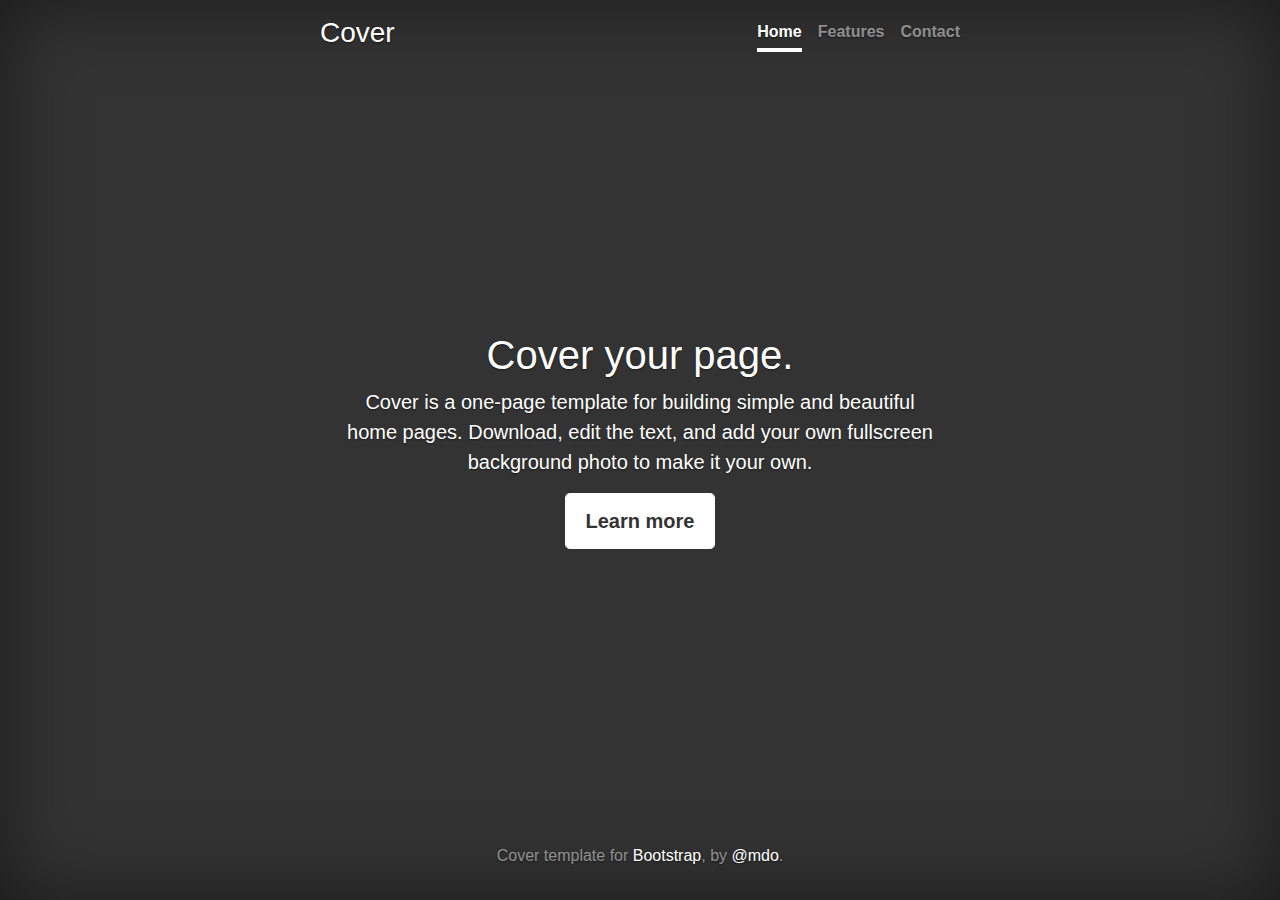
<file: libraries/bootstrap-4.0.0/docs/4.0/examples/cover/index.html>
<!doctype html>
<html lang="en">
  <head>
    <meta charset="utf-8">
    <meta name="viewport" content="width=device-width, initial-scale=1, shrink-to-fit=no">
    <meta name="description" content="">
    <meta name="author" content="">
    <link rel="icon" href="../../../../favicon.ico">

    <title>Cover Template for Bootstrap</title>

    <!-- Bootstrap core CSS -->
    <link href="../../../../dist/css/bootstrap.min.css" rel="stylesheet">

    <!-- Custom styles for this template -->
    <link href="cover.css" rel="stylesheet">
  </head>

  <body class="text-center">

    <div class="cover-container d-flex h-100 p-3 mx-auto flex-column">
      <header class="masthead mb-auto">
        <div class="inner">
          <h3 class="masthead-brand">Cover</h3>
          <nav class="nav nav-masthead justify-content-center">
            <a class="nav-link active" href="#">Home</a>
            <a class="nav-link" href="#">Features</a>
            <a class="nav-link" href="#">Contact</a>
          </nav>
        </div>
      </header>

      <main role="main" class="inner cover">
        <h1 class="cover-heading">Cover your page.</h1>
        <p class="lead">Cover is a one-page template for building simple and beautiful home pages. Download, edit the text, and add your own fullscreen background photo to make it your own.</p>
        <p class="lead">
          <a href="#" class="btn btn-lg btn-secondary">Learn more</a>
        </p>
      </main>

      <footer class="mastfoot mt-auto">
        <div class="inner">
          <p>Cover template for <a href="https://getbootstrap.com/">Bootstrap</a>, by <a href="https://twitter.com/mdo">@mdo</a>.</p>
        </div>
      </footer>
    </div>


    <!-- Bootstrap core JavaScript
    ================================================== -->
    <!-- Placed at the end of the document so the pages load faster -->
    <script src="https://code.jquery.com/jquery-3.2.1.slim.min.js" integrity="sha384-KJ3o2DKtIkvYIK3UENzmM7KCkRr/rE9/Qpg6aAZGJwFDMVNA/GpGFF93hXpG5KkN" crossorigin="anonymous"></script>
    <script>window.jQuery || document.write('<script src="../../../../assets/js/vendor/jquery-slim.min.js"><\/script>')</script>
    <script src="../../../../assets/js/vendor/popper.min.js"></script>
    <script src="../../../../dist/js/bootstrap.min.js"></script>
  </body>
</html>
</file>
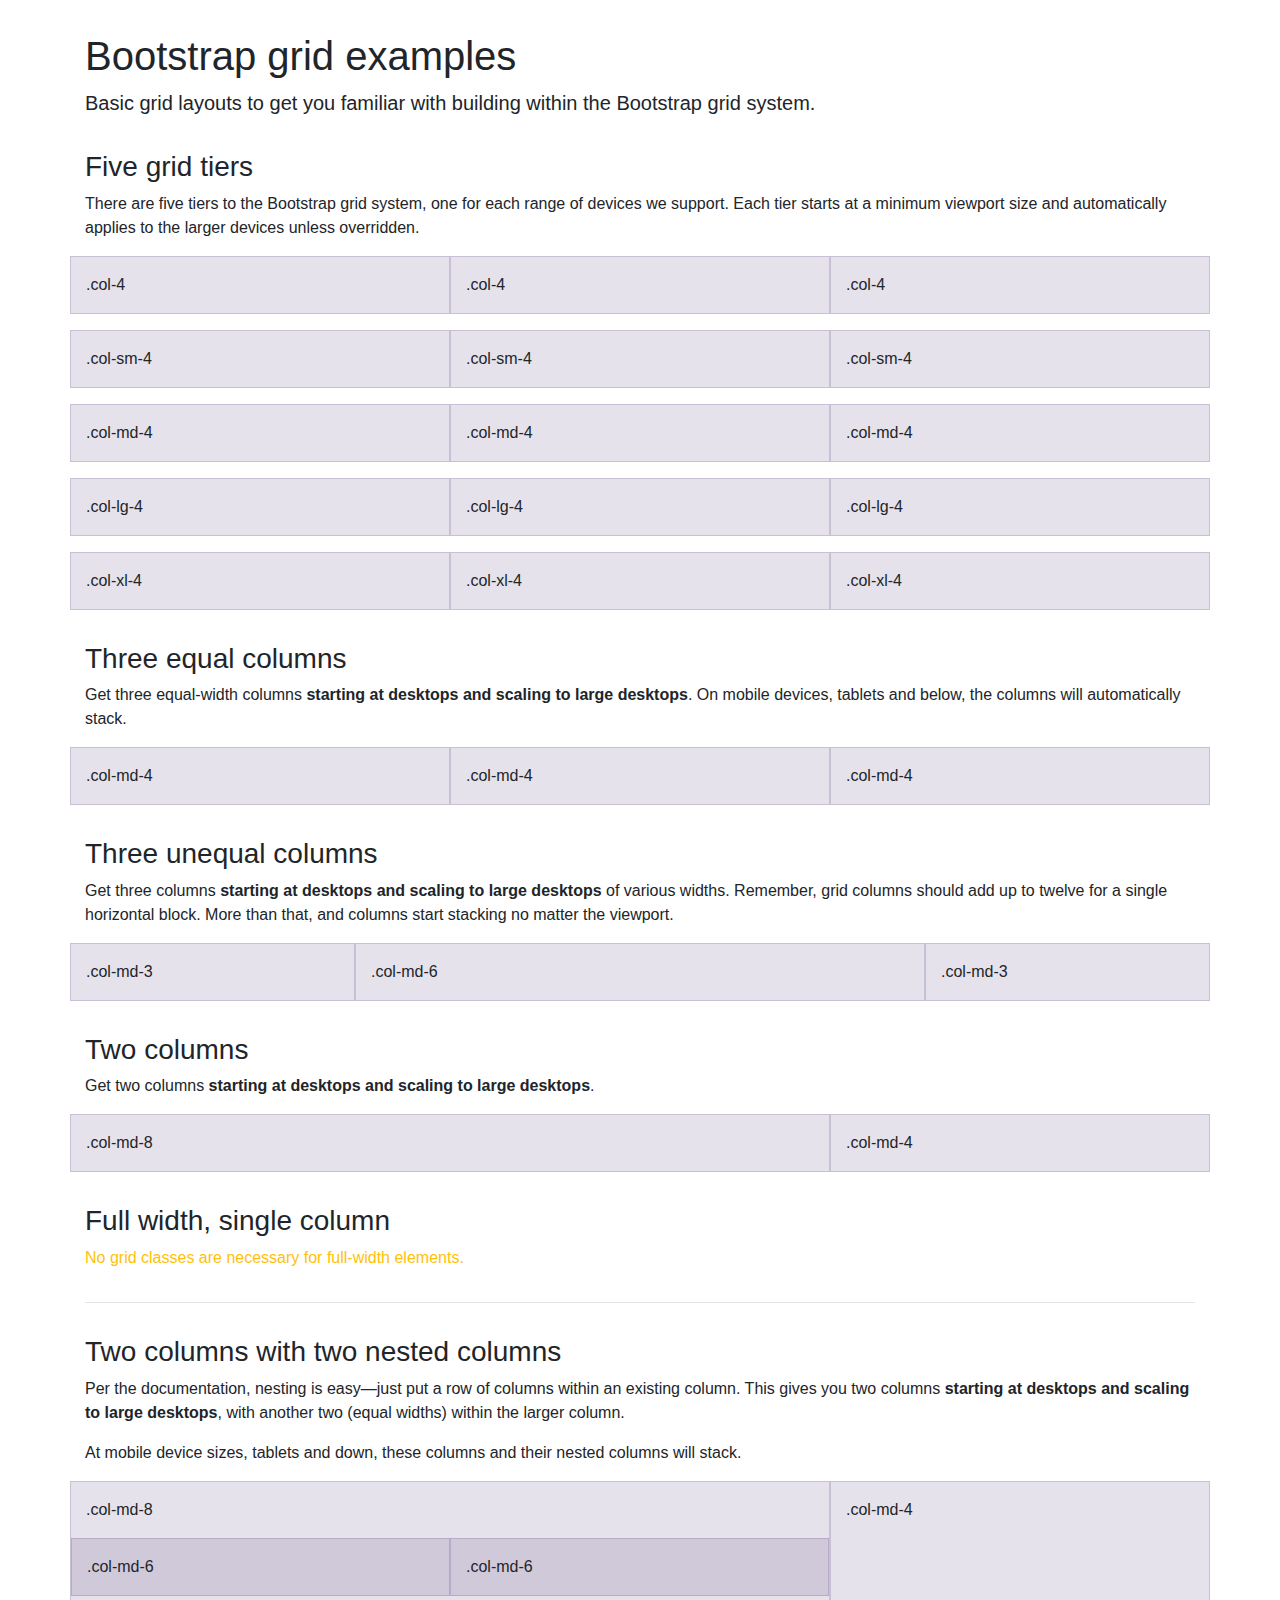
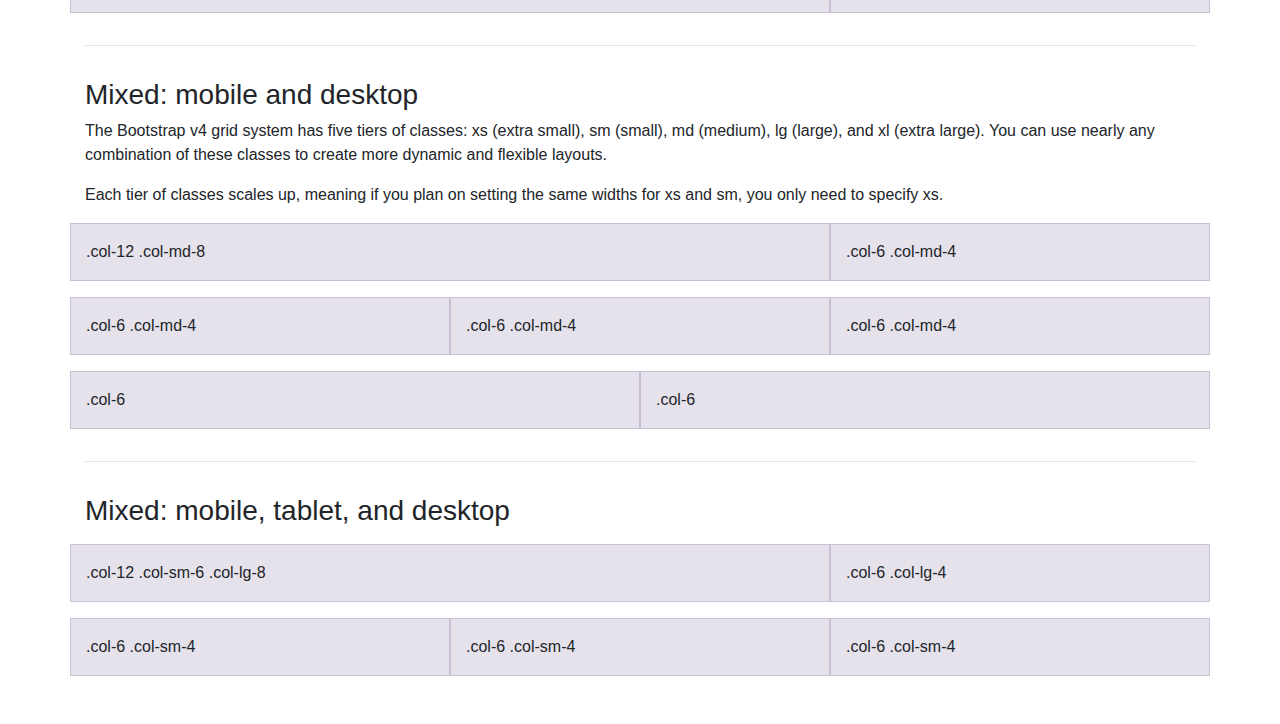
<file: libraries/bootstrap-4.0.0/docs/4.0/examples/grid/index.html>
<!doctype html>
<html lang="en">
  <head>
    <meta charset="utf-8">
    <meta name="viewport" content="width=device-width, initial-scale=1, shrink-to-fit=no">
    <meta name="description" content="">
    <meta name="author" content="">
    <link rel="icon" href="../../../../favicon.ico">

    <title>Grid Template for Bootstrap</title>

    <!-- Bootstrap core CSS -->
    <link href="../../../../dist/css/bootstrap.min.css" rel="stylesheet">

    <!-- Custom styles for this template -->
    <link href="grid.css" rel="stylesheet">
  </head>

  <body>
    <div class="container">

      <h1>Bootstrap grid examples</h1>
      <p class="lead">Basic grid layouts to get you familiar with building within the Bootstrap grid system.</p>

      <h3>Five grid tiers</h3>
      <p>There are five tiers to the Bootstrap grid system, one for each range of devices we support. Each tier starts at a minimum viewport size and automatically applies to the larger devices unless overridden.</p>

      <div class="row">
        <div class="col-4">.col-4</div>
        <div class="col-4">.col-4</div>
        <div class="col-4">.col-4</div>
      </div>

      <div class="row">
        <div class="col-sm-4">.col-sm-4</div>
        <div class="col-sm-4">.col-sm-4</div>
        <div class="col-sm-4">.col-sm-4</div>
      </div>

      <div class="row">
        <div class="col-md-4">.col-md-4</div>
        <div class="col-md-4">.col-md-4</div>
        <div class="col-md-4">.col-md-4</div>
      </div>

      <div class="row">
        <div class="col-lg-4">.col-lg-4</div>
        <div class="col-lg-4">.col-lg-4</div>
        <div class="col-lg-4">.col-lg-4</div>
      </div>

      <div class="row">
        <div class="col-xl-4">.col-xl-4</div>
        <div class="col-xl-4">.col-xl-4</div>
        <div class="col-xl-4">.col-xl-4</div>
      </div>

      <h3>Three equal columns</h3>
      <p>Get three equal-width columns <strong>starting at desktops and scaling to large desktops</strong>. On mobile devices, tablets and below, the columns will automatically stack.</p>
      <div class="row">
        <div class="col-md-4">.col-md-4</div>
        <div class="col-md-4">.col-md-4</div>
        <div class="col-md-4">.col-md-4</div>
      </div>

      <h3>Three unequal columns</h3>
      <p>Get three columns <strong>starting at desktops and scaling to large desktops</strong> of various widths. Remember, grid columns should add up to twelve for a single horizontal block. More than that, and columns start stacking no matter the viewport.</p>
      <div class="row">
        <div class="col-md-3">.col-md-3</div>
        <div class="col-md-6">.col-md-6</div>
        <div class="col-md-3">.col-md-3</div>
      </div>

      <h3>Two columns</h3>
      <p>Get two columns <strong>starting at desktops and scaling to large desktops</strong>.</p>
      <div class="row">
        <div class="col-md-8">.col-md-8</div>
        <div class="col-md-4">.col-md-4</div>
      </div>

      <h3>Full width, single column</h3>
      <p class="text-warning">No grid classes are necessary for full-width elements.</p>

      <hr>

      <h3>Two columns with two nested columns</h3>
      <p>Per the documentation, nesting is easy—just put a row of columns within an existing column. This gives you two columns <strong>starting at desktops and scaling to large desktops</strong>, with another two (equal widths) within the larger column.</p>
      <p>At mobile device sizes, tablets and down, these columns and their nested columns will stack.</p>
      <div class="row">
        <div class="col-md-8">
          .col-md-8
          <div class="row">
            <div class="col-md-6">.col-md-6</div>
            <div class="col-md-6">.col-md-6</div>
          </div>
        </div>
        <div class="col-md-4">.col-md-4</div>
      </div>

      <hr>

      <h3>Mixed: mobile and desktop</h3>
      <p>The Bootstrap v4 grid system has five tiers of classes: xs (extra small), sm (small), md (medium), lg (large), and xl (extra large). You can use nearly any combination of these classes to create more dynamic and flexible layouts.</p>
      <p>Each tier of classes scales up, meaning if you plan on setting the same widths for xs and sm, you only need to specify xs.</p>
      <div class="row">
        <div class="col-12 col-md-8">.col-12 .col-md-8</div>
        <div class="col-6 col-md-4">.col-6 .col-md-4</div>
      </div>
      <div class="row">
        <div class="col-6 col-md-4">.col-6 .col-md-4</div>
        <div class="col-6 col-md-4">.col-6 .col-md-4</div>
        <div class="col-6 col-md-4">.col-6 .col-md-4</div>
      </div>
      <div class="row">
        <div class="col-6">.col-6</div>
        <div class="col-6">.col-6</div>
      </div>

      <hr>

      <h3>Mixed: mobile, tablet, and desktop</h3>
      <p></p>
      <div class="row">
        <div class="col-12 col-sm-6 col-lg-8">.col-12 .col-sm-6 .col-lg-8</div>
        <div class="col-6 col-lg-4">.col-6 .col-lg-4</div>
      </div>
      <div class="row">
        <div class="col-6 col-sm-4">.col-6 .col-sm-4</div>
        <div class="col-6 col-sm-4">.col-6 .col-sm-4</div>
        <div class="col-6 col-sm-4">.col-6 .col-sm-4</div>
      </div>

    </div> <!-- /container -->
  </body>
</html>
</file>
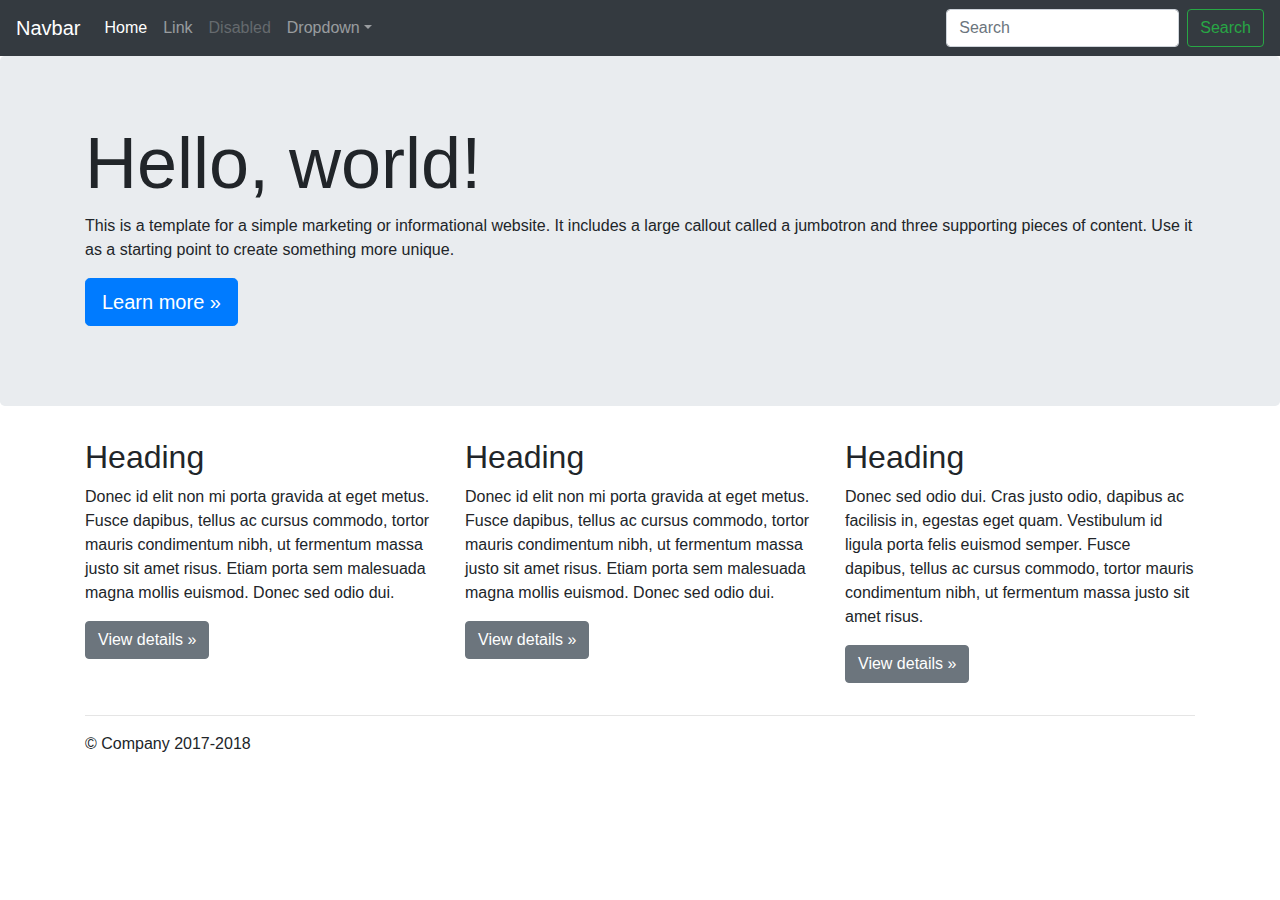
<file: libraries/bootstrap-4.0.0/docs/4.0/examples/jumbotron/index.html>
<!doctype html>
<html lang="en">
  <head>
    <meta charset="utf-8">
    <meta name="viewport" content="width=device-width, initial-scale=1, shrink-to-fit=no">
    <meta name="description" content="">
    <meta name="author" content="">
    <link rel="icon" href="../../../../favicon.ico">

    <title>Jumbotron Template for Bootstrap</title>

    <!-- Bootstrap core CSS -->
    <link href="../../../../dist/css/bootstrap.min.css" rel="stylesheet">

    <!-- Custom styles for this template -->
    <link href="jumbotron.css" rel="stylesheet">
  </head>

  <body>

    <nav class="navbar navbar-expand-md navbar-dark fixed-top bg-dark">
      <a class="navbar-brand" href="#">Navbar</a>
      <button class="navbar-toggler" type="button" data-toggle="collapse" data-target="#navbarsExampleDefault" aria-controls="navbarsExampleDefault" aria-expanded="false" aria-label="Toggle navigation">
        <span class="navbar-toggler-icon"></span>
      </button>

      <div class="collapse navbar-collapse" id="navbarsExampleDefault">
        <ul class="navbar-nav mr-auto">
          <li class="nav-item active">
            <a class="nav-link" href="#">Home <span class="sr-only">(current)</span></a>
          </li>
          <li class="nav-item">
            <a class="nav-link" href="#">Link</a>
          </li>
          <li class="nav-item">
            <a class="nav-link disabled" href="#">Disabled</a>
          </li>
          <li class="nav-item dropdown">
            <a class="nav-link dropdown-toggle" href="http://example.com" id="dropdown01" data-toggle="dropdown" aria-haspopup="true" aria-expanded="false">Dropdown</a>
            <div class="dropdown-menu" aria-labelledby="dropdown01">
              <a class="dropdown-item" href="#">Action</a>
              <a class="dropdown-item" href="#">Another action</a>
              <a class="dropdown-item" href="#">Something else here</a>
            </div>
          </li>
        </ul>
        <form class="form-inline my-2 my-lg-0">
          <input class="form-control mr-sm-2" type="text" placeholder="Search" aria-label="Search">
          <button class="btn btn-outline-success my-2 my-sm-0" type="submit">Search</button>
        </form>
      </div>
    </nav>

    <main role="main">

      <!-- Main jumbotron for a primary marketing message or call to action -->
      <div class="jumbotron">
        <div class="container">
          <h1 class="display-3">Hello, world!</h1>
          <p>This is a template for a simple marketing or informational website. It includes a large callout called a jumbotron and three supporting pieces of content. Use it as a starting point to create something more unique.</p>
          <p><a class="btn btn-primary btn-lg" href="#" role="button">Learn more &raquo;</a></p>
        </div>
      </div>

      <div class="container">
        <!-- Example row of columns -->
        <div class="row">
          <div class="col-md-4">
            <h2>Heading</h2>
            <p>Donec id elit non mi porta gravida at eget metus. Fusce dapibus, tellus ac cursus commodo, tortor mauris condimentum nibh, ut fermentum massa justo sit amet risus. Etiam porta sem malesuada magna mollis euismod. Donec sed odio dui. </p>
            <p><a class="btn btn-secondary" href="#" role="button">View details &raquo;</a></p>
          </div>
          <div class="col-md-4">
            <h2>Heading</h2>
            <p>Donec id elit non mi porta gravida at eget metus. Fusce dapibus, tellus ac cursus commodo, tortor mauris condimentum nibh, ut fermentum massa justo sit amet risus. Etiam porta sem malesuada magna mollis euismod. Donec sed odio dui. </p>
            <p><a class="btn btn-secondary" href="#" role="button">View details &raquo;</a></p>
          </div>
          <div class="col-md-4">
            <h2>Heading</h2>
            <p>Donec sed odio dui. Cras justo odio, dapibus ac facilisis in, egestas eget quam. Vestibulum id ligula porta felis euismod semper. Fusce dapibus, tellus ac cursus commodo, tortor mauris condimentum nibh, ut fermentum massa justo sit amet risus.</p>
            <p><a class="btn btn-secondary" href="#" role="button">View details &raquo;</a></p>
          </div>
        </div>

        <hr>

      </div> <!-- /container -->

    </main>

    <footer class="container">
      <p>&copy; Company 2017-2018</p>
    </footer>

    <!-- Bootstrap core JavaScript
    ================================================== -->
    <!-- Placed at the end of the document so the pages load faster -->
    <script src="https://code.jquery.com/jquery-3.2.1.slim.min.js" integrity="sha384-KJ3o2DKtIkvYIK3UENzmM7KCkRr/rE9/Qpg6aAZGJwFDMVNA/GpGFF93hXpG5KkN" crossorigin="anonymous"></script>
    <script>window.jQuery || document.write('<script src="../../../../assets/js/vendor/jquery-slim.min.js"><\/script>')</script>
    <script src="../../../../assets/js/vendor/popper.min.js"></script>
    <script src="../../../../dist/js/bootstrap.min.js"></script>
  </body>
</html>
</file>
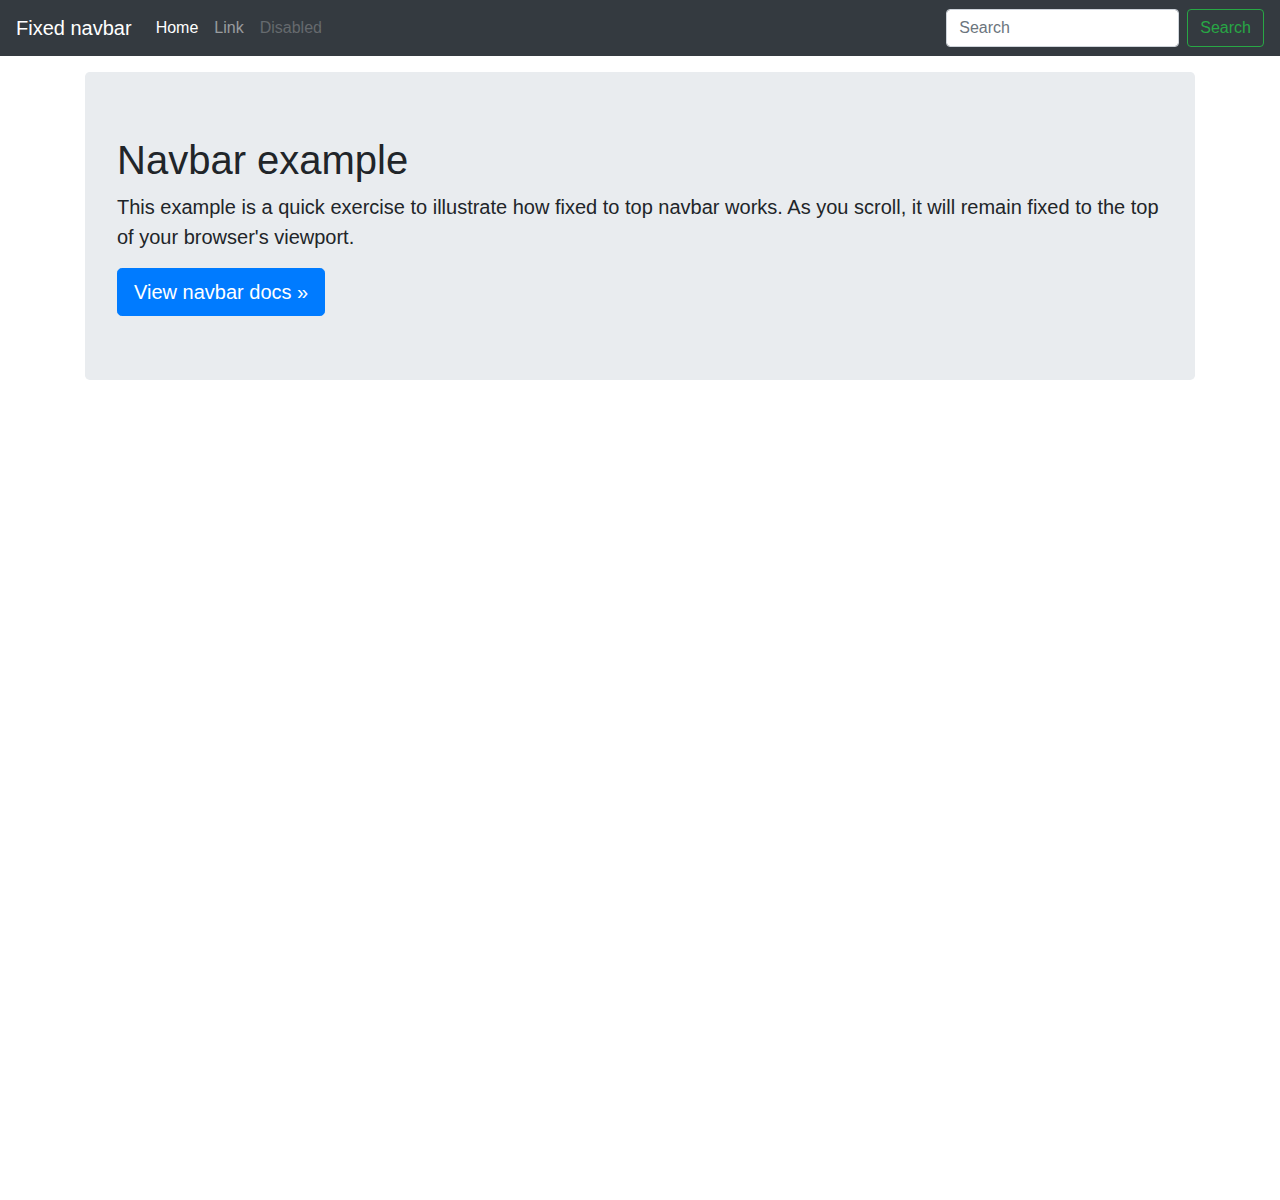
<file: libraries/bootstrap-4.0.0/docs/4.0/examples/navbar-fixed/index.html>
<!doctype html>
<html lang="en">
  <head>
    <meta charset="utf-8">
    <meta name="viewport" content="width=device-width, initial-scale=1, shrink-to-fit=no">
    <meta name="description" content="">
    <meta name="author" content="">
    <link rel="icon" href="../../../../favicon.ico">

    <title>Fixed top navbar example for Bootstrap</title>

    <!-- Bootstrap core CSS -->
    <link href="../../../../dist/css/bootstrap.min.css" rel="stylesheet">

    <!-- Custom styles for this template -->
    <link href="navbar-top-fixed.css" rel="stylesheet">
  </head>

  <body>

    <nav class="navbar navbar-expand-md navbar-dark fixed-top bg-dark">
      <a class="navbar-brand" href="#">Fixed navbar</a>
      <button class="navbar-toggler" type="button" data-toggle="collapse" data-target="#navbarCollapse" aria-controls="navbarCollapse" aria-expanded="false" aria-label="Toggle navigation">
        <span class="navbar-toggler-icon"></span>
      </button>
      <div class="collapse navbar-collapse" id="navbarCollapse">
        <ul class="navbar-nav mr-auto">
          <li class="nav-item active">
            <a class="nav-link" href="#">Home <span class="sr-only">(current)</span></a>
          </li>
          <li class="nav-item">
            <a class="nav-link" href="#">Link</a>
          </li>
          <li class="nav-item">
            <a class="nav-link disabled" href="#">Disabled</a>
          </li>
        </ul>
        <form class="form-inline mt-2 mt-md-0">
          <input class="form-control mr-sm-2" type="text" placeholder="Search" aria-label="Search">
          <button class="btn btn-outline-success my-2 my-sm-0" type="submit">Search</button>
        </form>
      </div>
    </nav>

    <main role="main" class="container">
      <div class="jumbotron">
        <h1>Navbar example</h1>
        <p class="lead">This example is a quick exercise to illustrate how fixed to top navbar works. As you scroll, it will remain fixed to the top of your browser's viewport.</p>
        <a class="btn btn-lg btn-primary" href="../../components/navbar/" role="button">View navbar docs &raquo;</a>
      </div>
    </main>

    <!-- Bootstrap core JavaScript
    ================================================== -->
    <!-- Placed at the end of the document so the pages load faster -->
    <script src="https://code.jquery.com/jquery-3.2.1.slim.min.js" integrity="sha384-KJ3o2DKtIkvYIK3UENzmM7KCkRr/rE9/Qpg6aAZGJwFDMVNA/GpGFF93hXpG5KkN" crossorigin="anonymous"></script>
    <script>window.jQuery || document.write('<script src="../../../../assets/js/vendor/jquery-slim.min.js"><\/script>')</script>
    <script src="../../../../assets/js/vendor/popper.min.js"></script>
    <script src="../../../../dist/js/bootstrap.min.js"></script>
  </body>
</html>
</file>
<file: fontello-47dae6a1/css/fontello.css>
@font-face {
  font-family: 'fontello';
  src: url('../font/fontello.eot?27075574');
  src: url('../font/fontello.eot?27075574#iefix') format('embedded-opentype'),
       url('../font/fontello.woff2?27075574') format('woff2'),
       url('../font/fontello.woff?27075574') format('woff'),
       url('../font/fontello.ttf?27075574') format('truetype'),
       url('../font/fontello.svg?27075574#fontello') format('svg');
  font-weight: normal;
  font-style: normal;
}
/* Chrome hack: SVG is rendered more smooth in Windozze. 100% magic, uncomment if you need it. */
/* Note, that will break hinting! In other OS-es font will be not as sharp as it could be */
/*
@media screen and (-webkit-min-device-pixel-ratio:0) {
  @font-face {
    font-family: 'fontello';
    src: url('../font/fontello.svg?27075574#fontello') format('svg');
  }
}
*/
 
 [class^="icon-"]:before, [class*=" icon-"]:before {
  font-family: "fontello";
  font-style: normal;
  font-weight: normal;
  speak: never;
 
  display: inline-block;
  text-decoration: inherit;
  width: 1em;
  margin-right: .2em;
  text-align: center;
  /* opacity: .8; */
 
  /* For safety - reset parent styles, that can break glyph codes*/
  font-variant: normal;
  text-transform: none;
 
  /* fix buttons height, for twitter bootstrap */
  line-height: 1em;
 
  /* Animation center compensation - margins should be symmetric */
  /* remove if not needed */
  margin-left: .2em;
 
  /* you can be more comfortable with increased icons size */
  /* font-size: 120%; */
 
  /* Font smoothing. That was taken from TWBS */
  -webkit-font-smoothing: antialiased;
  -moz-osx-font-smoothing: grayscale;
 
  /* Uncomment for 3D effect */
  /* text-shadow: 1px 1px 1px rgba(127, 127, 127, 0.3); */
}
 
.icon-calendar:before { content: '\e800';} /* '' */
.icon-mail:before { content: '\e801'; font-size: 1.1rem;} /* '' */
.icon-dollar:before { content: '\e802'; font-size: 1.55rem} /* '' */
.icon-user:before { content: '\e803'; font-size: 1.1rem;} /* '' */
.icon-lock:before { content: '\e804'; font-size: 1.1rem;} /* '' */
.icon-cancel:before { content: '\e809'; font-size: 1.1rem;} /* '' */
.icon-home:before { content: '\e80a'; font-size: 1.1rem} /* '' */
.icon-ok:before { content: '\e80b'; } /* '' */
.icon-link-ext:before { content: '\f08e'; font-size: 1.1rem} /* '' */
.icon-twitter:before { content: '\f099'; } /* '' */
.icon-facebook:before { content: '\f09a'; } /* '' */
.icon-money:before { content: '\f0d6'; } /* '' */
.icon-comment:before { content: '\f0e5'; } /* '' */
.icon-download-cloud:before { content: '\f0ed'; font-size: 1.1rem} /* '' */
.icon-upload-cloud:before { content: '\f0ee'; font-size: 1.1rem} /* '' */
.icon-youtube:before { content: '\f167'; } /* '' */
.icon-bank:before { content: '\f19c'; } /* '' */
.icon-sliders:before { content: '\f1de'; font-size: 1.1rem} /* '' */
.icon-chart:before { content: '\f201'; font-size: 1.1rem} /* '' */
</file>
<file: style.css>
html, body{
    height: 100%;
    font-family: 'Lato', sans-serif;
    font-size: medium;
    margin: 0;
    padding: 0;
    color: darkgreen;
}

#cover{
    background: #222 url('img/man_woman_dog_big.jpg') center center no-repeat;
    background-size: cover;
    min-height: 100%;
    text-align: center;
    display: flex;
    align-items: center;
}


.bg-description{
    background-color: #343a40;
    color: white;
    opacity: 0.9;
    padding: 2rem;
    -webkit-box-shadow: 3px 3px 30px -5px rgba(204,204,204,0.9);
	-moz-box-shadow: 3px 3px 30px -5px rgba(204,204,204,0.9);
	box-shadow: 3px 3px 30px -5px rgba(204,204,204,0.9);
}

.bg-light{
    opacity: 0.9;
    padding: 0.8rem;
    -webkit-box-shadow: 3px 3px 30px -5px rgba(204,204,204,0.9);
	-moz-box-shadow: 3px 3px 30px -5px rgba(204,204,204,0.9);
	box-shadow: 3px 3px 30px -5px rgba(204,204,204,0.9);
}

.text-primary{
    color: darkgreen !important;
}

h3, h5{
    color: #52361b;
}

h2{
    background-color: rgb(181, 202, 143);
    color: #52361b;
    padding-top: 5px;
    margin-top: 0px;
    padding-bottom: 5px;
    margin-bottom: 0;
    border-radius: inherit;
}

hr{
    margin: 0 auto;
    padding: 0;
    border-color: #52361b;
    width: 98%;
}

img{
    width: 100%;
    height: 100%;
}

.bg-dark{
    background-color: darkgreen !important;
}

.navbar-dark .navbar-nav .nav-link{
    color: rgb(216, 226, 190);
    border-right: rgb(0, 85, 0) 1px dotted !important;
    border-left: rgb(0, 85, 0) 1px dotted !important;
}

.navbar-dark .navbar-nav .nav-link:hover{
    color: rgba(255, 255, 255, 0.9);
}

.navbar-user{
    color: rgb(221, 221, 221);
    text-align: center;
    max-width: 125px;
    margin-right: 0;
}

article{
    padding-top: 60px;
    margin: 0;
    position: relative;
    z-index: 1;
    min-height: 92%;
}

article .bg {
    position: absolute;
    z-index: -1;
    top: 50px;
    background: url(img/man_woman_dog_big.jpg) center center;
    filter: brightness(50%);
    width: 100%;
    min-height: 100%;
    background-size: cover;
    background-attachment: fixed;
    margin: 0;
    padding: 0;
}

legend{
    font-size: 1.4rem;
}

.titleComment{
    font-size: 1.4rem;
}

.btn-reset{
    background-color:  #52361b;
    opacity: 0.7;
    color: white;
}

.btn-reset:hover{
    opacity: 0.8;
}

.bg-form{
    background-color: rgb(215, 215, 215);
    border: #52361b 1px solid;
    border-top-left-radius: 50px;
    border-top-right-radius: 50px;
    -webkit-box-shadow: 3px 3px 30px -5px rgba(204,204,204,0.9);
	-moz-box-shadow: 3px 3px 30px -5px rgba(204,204,204,0.9);
    box-shadow: 3px 3px 30px -5px rgba(204,204,204,0.9);
}

textarea{
    resize: none;
}

input[type=text]:focus,
input[type=date]:focus,
input[type=number]:focus,
input[type=email]:focus,
input[type=password]:focus,
textarea:focus{
	-webkit-box-shadow: 0px 0px 10px 2px rgba(204,204,204,0.9) !important;
	-moz-box-shadow: 0px 0px 10px 2px rgba(204,204,204,0.9) !important;
	box-shadow: 0px 0px 10px 2px rgba(204,204,204,0.9) !important;
	border: 1px solid #a5cda5 !important;
	background-color: #e9f3e9 !important;
	color: #428c42 !important;
}

input::-webkit-input-placeholder
{
    color: #999;
}
input:focus::-webkit-input-placeholder
{
    color: #428C42;
}
/* Firefox < 19 */
input:-moz-placeholder
{
    color: #999;
}
input:focus:-moz-placeholder
{
    color: #428C42;
}
/* Firefox > 19 */
input::-moz-placeholder
{
    color: #999;
}
input:focus::-moz-placeholder
{
    color: #428C42;
}
/* Internet Explorer 10 */
input:-ms-input-placeholder
{
    color: #999;
}
input:focus:-ms-input-placeholder
{
    color: #428C42;
}

/* Checked state */
.custom-radio .custom-control-input:checked~.custom-control-label::before,
.custom-radio .custom-control-input:checked~.custom-control-label::after {
    background-color: darkgreen;
    border-radius: 30%;
}

/* active state, pressed down */
.custom-radio .custom-control-input:active ~ .custom-control-label::before {
    color: #fff;
    background-color: rgb(131, 182, 131);
}
    
.card{
    background-color: rgb(215, 215, 215);
}

button{
    background-color: #52361b;
    color: rgb(0, 153, 0) ;
    border: none;
}

button:hover{
    cursor: pointer;
}

.dropdown-menu{
    background-color: rgb(0, 85, 0);
}

.dropdown-menu button{
    background-color: rgb(0, 85, 0);
    color: rgb(216, 226, 190);
}

.dropdown-menu button:hover{
    background-color: rgba(0, 120, 0);
    color: rgba(255, 255, 255, 0.9);
}

.dropdown-divider{
    border-top: 1px solid #52361b;
}

.bg-balance{
    background-color: transparent;
    /* background-color: rgb(215, 215, 215); */
    border: #52361b 1px solid;
    border-top-left-radius: 50px;
    border-top-right-radius: 50px;
    -webkit-box-shadow: 3px 3px 30px -5px rgba(204,204,204,0.9);
	-moz-box-shadow: 3px 3px 30px -5px rgba(204,204,204,0.9);
	box-shadow: 3px 3px 30px -5px rgba(204,204,204,0.9);
}

.btn-delete{
    color: red;
    background-color: transparent;
    padding: 0;
    margin: 0;
}

.btn-delete:hover{
   color: rgb(200, 0, 0);
}

.bg-blockquote{
    background-color: #343a40;
    color: white;
    opacity: 0.9;
    margin-bottom: 0;
    padding: 2rem;
    -webkit-box-shadow: 3px 3px 30px -5px rgba(204,204,204,0.9);
	-moz-box-shadow: 3px 3px 30px -5px rgba(204,204,204,0.9);
    box-shadow: 3px 3px 30px -5px rgba(204,204,204,0.9);
    text-align: justify;
    font-style: italic;
}
</file>
<file: libraries/bootstrap-4.0.0/docs/4.0/examples/album/album.css>
:root {
  --jumbotron-padding-y: 3rem;
}

.jumbotron {
  padding-top: var(--jumbotron-padding-y);
  padding-bottom: var(--jumbotron-padding-y);
  margin-bottom: 0;
  background-color: #fff;
}
@media (min-width: 768px) {
  .jumbotron {
    padding-top: calc(var(--jumbotron-padding-y) * 2);
    padding-bottom: calc(var(--jumbotron-padding-y) * 2);
  }
}

.jumbotron p:last-child {
  margin-bottom: 0;
}

.jumbotron-heading {
  font-weight: 300;
}

.jumbotron .container {
  max-width: 40rem;
}

footer {
  padding-top: 3rem;
  padding-bottom: 3rem;
}

footer p {
  margin-bottom: .25rem;
}

.box-shadow { box-shadow: 0 .25rem .75rem rgba(0, 0, 0, .05); }
</file>
<file: libraries/bootstrap-4.0.0/docs/4.0/examples/blog/blog.css>
/* stylelint-disable selector-list-comma-newline-after */

.blog-header {
  line-height: 1;
  border-bottom: 1px solid #e5e5e5;
}

.blog-header-logo {
  font-family: "Playfair Display", Georgia, "Times New Roman", serif;
  font-size: 2.25rem;
}

.blog-header-logo:hover {
  text-decoration: none;
}

h1, h2, h3, h4, h5, h6 {
  font-family: "Playfair Display", Georgia, "Times New Roman", serif;
}

.display-4 {
  font-size: 2.5rem;
}
@media (min-width: 768px) {
  .display-4 {
    font-size: 3rem;
  }
}

.nav-scroller {
  position: relative;
  z-index: 2;
  height: 2.75rem;
  overflow-y: hidden;
}

.nav-scroller .nav {
  display: -webkit-box;
  display: -ms-flexbox;
  display: flex;
  -ms-flex-wrap: nowrap;
  flex-wrap: nowrap;
  padding-bottom: 1rem;
  margin-top: -1px;
  overflow-x: auto;
  text-align: center;
  white-space: nowrap;
  -webkit-overflow-scrolling: touch;
}

.nav-scroller .nav-link {
  padding-top: .75rem;
  padding-bottom: .75rem;
  font-size: .875rem;
}

.card-img-right {
  height: 100%;
  border-radius: 0 3px 3px 0;
}

.flex-auto {
  -ms-flex: 0 0 auto;
  -webkit-box-flex: 0;
  flex: 0 0 auto;
}

.h-250 { height: 250px; }
@media (min-width: 768px) {
  .h-md-250 { height: 250px; }
}

.border-top { border-top: 1px solid #e5e5e5; }
.border-bottom { border-bottom: 1px solid #e5e5e5; }

.box-shadow { box-shadow: 0 .25rem .75rem rgba(0, 0, 0, .05); }

/*
 * Blog name and description
 */
.blog-title {
  margin-bottom: 0;
  font-size: 2rem;
  font-weight: 400;
}
.blog-description {
  font-size: 1.1rem;
  color: #999;
}

@media (min-width: 40em) {
  .blog-title {
    font-size: 3.5rem;
  }
}

/* Pagination */
.blog-pagination {
  margin-bottom: 4rem;
}
.blog-pagination > .btn {
  border-radius: 2rem;
}

/*
 * Blog posts
 */
.blog-post {
  margin-bottom: 4rem;
}
.blog-post-title {
  margin-bottom: .25rem;
  font-size: 2.5rem;
}
.blog-post-meta {
  margin-bottom: 1.25rem;
  color: #999;
}

/*
 * Footer
 */
.blog-footer {
  padding: 2.5rem 0;
  color: #999;
  text-align: center;
  background-color: #f9f9f9;
  border-top: .05rem solid #e5e5e5;
}
.blog-footer p:last-child {
  margin-bottom: 0;
}
</file>
<file: libraries/bootstrap-4.0.0/docs/4.0/examples/carousel/carousel.css>
/* GLOBAL STYLES
-------------------------------------------------- */
/* Padding below the footer and lighter body text */

body {
  padding-top: 3rem;
  padding-bottom: 3rem;
  color: #5a5a5a;
}


/* CUSTOMIZE THE CAROUSEL
-------------------------------------------------- */

/* Carousel base class */
.carousel {
  margin-bottom: 4rem;
}
/* Since positioning the image, we need to help out the caption */
.carousel-caption {
  bottom: 3rem;
  z-index: 10;
}

/* Declare heights because of positioning of img element */
.carousel-item {
  height: 32rem;
  background-color: #777;
}
.carousel-item > img {
  position: absolute;
  top: 0;
  left: 0;
  min-width: 100%;
  height: 32rem;
}


/* MARKETING CONTENT
-------------------------------------------------- */

/* Center align the text within the three columns below the carousel */
.marketing .col-lg-4 {
  margin-bottom: 1.5rem;
  text-align: center;
}
.marketing h2 {
  font-weight: 400;
}
.marketing .col-lg-4 p {
  margin-right: .75rem;
  margin-left: .75rem;
}


/* Featurettes
------------------------- */

.featurette-divider {
  margin: 5rem 0; /* Space out the Bootstrap <hr> more */
}

/* Thin out the marketing headings */
.featurette-heading {
  font-weight: 300;
  line-height: 1;
  letter-spacing: -.05rem;
}


/* RESPONSIVE CSS
-------------------------------------------------- */

@media (min-width: 40em) {
  /* Bump up size of carousel content */
  .carousel-caption p {
    margin-bottom: 1.25rem;
    font-size: 1.25rem;
    line-height: 1.4;
  }

  .featurette-heading {
    font-size: 50px;
  }
}

@media (min-width: 62em) {
  .featurette-heading {
    margin-top: 7rem;
  }
}
</file>
<file: libraries/bootstrap-4.0.0/docs/4.0/examples/cover/cover.css>
/*
 * Globals
 */

/* Links */
a,
a:focus,
a:hover {
  color: #fff;
}

/* Custom default button */
.btn-secondary,
.btn-secondary:hover,
.btn-secondary:focus {
  color: #333;
  text-shadow: none; /* Prevent inheritance from `body` */
  background-color: #fff;
  border: .05rem solid #fff;
}


/*
 * Base structure
 */

html,
body {
  height: 100%;
  background-color: #333;
}

body {
  display: -ms-flexbox;
  display: -webkit-box;
  display: flex;
  -ms-flex-pack: center;
  -webkit-box-pack: center;
  justify-content: center;
  color: #fff;
  text-shadow: 0 .05rem .1rem rgba(0, 0, 0, .5);
  box-shadow: inset 0 0 5rem rgba(0, 0, 0, .5);
}

.cover-container {
  max-width: 42em;
}


/*
 * Header
 */
.masthead {
  margin-bottom: 2rem;
}

.masthead-brand {
  margin-bottom: 0;
}

.nav-masthead .nav-link {
  padding: .25rem 0;
  font-weight: 700;
  color: rgba(255, 255, 255, .5);
  background-color: transparent;
  border-bottom: .25rem solid transparent;
}

.nav-masthead .nav-link:hover,
.nav-masthead .nav-link:focus {
  border-bottom-color: rgba(255, 255, 255, .25);
}

.nav-masthead .nav-link + .nav-link {
  margin-left: 1rem;
}

.nav-masthead .active {
  color: #fff;
  border-bottom-color: #fff;
}

@media (min-width: 48em) {
  .masthead-brand {
    float: left;
  }
  .nav-masthead {
    float: right;
  }
}


/*
 * Cover
 */
.cover {
  padding: 0 1.5rem;
}
.cover .btn-lg {
  padding: .75rem 1.25rem;
  font-weight: 700;
}


/*
 * Footer
 */
.mastfoot {
  color: rgba(255, 255, 255, .5);
}
</file>
<file: libraries/bootstrap-4.0.0/docs/4.0/examples/grid/grid.css>
body {
  padding-top: 2rem;
  padding-bottom: 2rem;
}

h3 {
  margin-top: 2rem;
}

.row {
  margin-bottom: 1rem;
}
.row .row {
  margin-top: 1rem;
  margin-bottom: 0;
}
[class*="col-"] {
  padding-top: 1rem;
  padding-bottom: 1rem;
  background-color: rgba(86, 61, 124, .15);
  border: 1px solid rgba(86, 61, 124, .2);
}

hr {
  margin-top: 2rem;
  margin-bottom: 2rem;
}
</file>
<file: libraries/bootstrap-4.0.0/docs/4.0/examples/jumbotron/jumbotron.css>
/* Move down content because we have a fixed navbar that is 3.5rem tall */
body {
  padding-top: 3.5rem;
}
</file>
<file: libraries/bootstrap-4.0.0/docs/4.0/examples/navbar-fixed/navbar-top-fixed.css>
/* Show it is fixed to the top */
body {
  min-height: 75rem;
  padding-top: 4.5rem;
}
</file>
<file: libraries/bootstrap-4.0.0/js/tests/vendor/qunit.css>
/*!
 * QUnit 2.4.1
 * https://qunitjs.com/
 *
 * Copyright jQuery Foundation and other contributors
 * Released under the MIT license
 * https://jquery.org/license
 *
 * Date: 2017-10-22T05:12Z
 */

/** Font Family and Sizes */

#qunit-tests, #qunit-header, #qunit-banner, #qunit-testrunner-toolbar, #qunit-filteredTest, #qunit-userAgent, #qunit-testresult {
	font-family: "Helvetica Neue Light", "HelveticaNeue-Light", "Helvetica Neue", Calibri, Helvetica, Arial, sans-serif;
}

#qunit-testrunner-toolbar, #qunit-filteredTest, #qunit-userAgent, #qunit-testresult, #qunit-tests li { font-size: small; }
#qunit-tests { font-size: smaller; }


/** Resets */

#qunit-tests, #qunit-header, #qunit-banner, #qunit-filteredTest, #qunit-userAgent, #qunit-testresult, #qunit-modulefilter {
	margin: 0;
	padding: 0;
}


/** Header (excluding toolbar) */

#qunit-header {
	padding: 0.5em 0 0.5em 1em;

	color: #8699A4;
	background-color: #0D3349;

	font-size: 1.5em;
	line-height: 1em;
	font-weight: 400;

	border-radius: 5px 5px 0 0;
}

#qunit-header a {
	text-decoration: none;
	color: #C2CCD1;
}

#qunit-header a:hover,
#qunit-header a:focus {
	color: #FFF;
}

#qunit-banner {
	height: 5px;
}

#qunit-filteredTest {
	padding: 0.5em 1em 0.5em 1em;
	color: #366097;
	background-color: #F4FF77;
}

#qunit-userAgent {
	padding: 0.5em 1em 0.5em 1em;
	color: #FFF;
	background-color: #2B81AF;
	text-shadow: rgba(0, 0, 0, 0.5) 2px 2px 1px;
}


/** Toolbar */

#qunit-testrunner-toolbar {
	padding: 0.5em 1em 0.5em 1em;
	color: #5E740B;
	background-color: #EEE;
}

#qunit-testrunner-toolbar .clearfix {
	height: 0;
	clear: both;
}

#qunit-testrunner-toolbar label {
	display: inline-block;
}

#qunit-testrunner-toolbar input[type=checkbox],
#qunit-testrunner-toolbar input[type=radio] {
	margin: 3px;
	vertical-align: -2px;
}

#qunit-testrunner-toolbar input[type=text] {
	box-sizing: border-box;
	height: 1.6em;
}

.qunit-url-config,
.qunit-filter,
#qunit-modulefilter {
	display: inline-block;
	line-height: 2.1em;
}

.qunit-filter,
#qunit-modulefilter {
	float: right;
	position: relative;
	margin-left: 1em;
}

.qunit-url-config label {
	margin-right: 0.5em;
}

#qunit-modulefilter-search {
	box-sizing: border-box;
	width: 400px;
}

#qunit-modulefilter-search-container:after {
	position: absolute;
	right: 0.3em;
	content: "\25bc";
	color: black;
}

#qunit-modulefilter-dropdown {
	/* align with #qunit-modulefilter-search */
	box-sizing: border-box;
	width: 400px;
	position: absolute;
	right: 0;
	top: 50%;
	margin-top: 0.8em;

	border: 1px solid #D3D3D3;
	border-top: none;
	border-radius: 0 0 .25em .25em;
	color: #000;
	background-color: #F5F5F5;
	z-index: 99;
}

#qunit-modulefilter-dropdown a {
	color: inherit;
	text-decoration: none;
}

#qunit-modulefilter-dropdown .clickable.checked {
	font-weight: bold;
	color: #000;
	background-color: #D2E0E6;
}

#qunit-modulefilter-dropdown .clickable:hover {
	color: #FFF;
	background-color: #0D3349;
}

#qunit-modulefilter-actions {
	display: block;
	overflow: auto;

	/* align with #qunit-modulefilter-dropdown-list */
	font: smaller/1.5em sans-serif;
}

#qunit-modulefilter-dropdown #qunit-modulefilter-actions > * {
	box-sizing: border-box;
	max-height: 2.8em;
	display: block;
	padding: 0.4em;
}

#qunit-modulefilter-dropdown #qunit-modulefilter-actions > button {
	float: right;
	font: inherit;
}

#qunit-modulefilter-dropdown #qunit-modulefilter-actions > :last-child {
	/* insert padding to align with checkbox margins */
	padding-left: 3px;
}

#qunit-modulefilter-dropdown-list {
	max-height: 200px;
	overflow-y: auto;
	margin: 0;
	border-top: 2px groove threedhighlight;
	padding: 0.4em 0 0;
	font: smaller/1.5em sans-serif;
}

#qunit-modulefilter-dropdown-list li {
	white-space: nowrap;
	overflow: hidden;
	text-overflow: ellipsis;
}

#qunit-modulefilter-dropdown-list .clickable {
	display: block;
	padding-left: 0.15em;
}


/** Tests: Pass/Fail */

#qunit-tests {
	list-style-position: inside;
}

#qunit-tests li {
	padding: 0.4em 1em 0.4em 1em;
	border-bottom: 1px solid #FFF;
	list-style-position: inside;
}

#qunit-tests > li {
	display: none;
}

#qunit-tests li.running,
#qunit-tests li.pass,
#qunit-tests li.fail,
#qunit-tests li.skipped,
#qunit-tests li.aborted {
	display: list-item;
}

#qunit-tests.hidepass {
	position: relative;
}

#qunit-tests.hidepass li.running,
#qunit-tests.hidepass li.pass:not(.todo) {
	visibility: hidden;
	position: absolute;
	width:   0;
	height:  0;
	padding: 0;
	border:  0;
	margin:  0;
}

#qunit-tests li strong {
	cursor: pointer;
}

#qunit-tests li.skipped strong {
	cursor: default;
}

#qunit-tests li a {
	padding: 0.5em;
	color: #C2CCD1;
	text-decoration: none;
}

#qunit-tests li p a {
	padding: 0.25em;
	color: #6B6464;
}
#qunit-tests li a:hover,
#qunit-tests li a:focus {
	color: #000;
}

#qunit-tests li .runtime {
	float: right;
	font-size: smaller;
}

.qunit-assert-list {
	margin-top: 0.5em;
	padding: 0.5em;

	background-color: #FFF;

	border-radius: 5px;
}

.qunit-source {
	margin: 0.6em 0 0.3em;
}

.qunit-collapsed {
	display: none;
}

#qunit-tests table {
	border-collapse: collapse;
	margin-top: 0.2em;
}

#qunit-tests th {
	text-align: right;
	vertical-align: top;
	padding: 0 0.5em 0 0;
}

#qunit-tests td {
	vertical-align: top;
}

#qunit-tests pre {
	margin: 0;
	white-space: pre-wrap;
	word-wrap: break-word;
}

#qunit-tests del {
	color: #374E0C;
	background-color: #E0F2BE;
	text-decoration: none;
}

#qunit-tests ins {
	color: #500;
	background-color: #FFCACA;
	text-decoration: none;
}

/*** Test Counts */

#qunit-tests b.counts                       { color: #000; }
#qunit-tests b.passed                       { color: #5E740B; }
#qunit-tests b.failed                       { color: #710909; }

#qunit-tests li li {
	padding: 5px;
	background-color: #FFF;
	border-bottom: none;
	list-style-position: inside;
}

/*** Passing Styles */

#qunit-tests li li.pass {
	color: #3C510C;
	background-color: #FFF;
	border-left: 10px solid #C6E746;
}

#qunit-tests .pass                          { color: #528CE0; background-color: #D2E0E6; }
#qunit-tests .pass .test-name               { color: #366097; }

#qunit-tests .pass .test-actual,
#qunit-tests .pass .test-expected           { color: #999; }

#qunit-banner.qunit-pass                    { background-color: #C6E746; }

/*** Failing Styles */

#qunit-tests li li.fail {
	color: #710909;
	background-color: #FFF;
	border-left: 10px solid #EE5757;
	white-space: pre;
}

#qunit-tests > li:last-child {
	border-radius: 0 0 5px 5px;
}

#qunit-tests .fail                          { color: #000; background-color: #EE5757; }
#qunit-tests .fail .test-name,
#qunit-tests .fail .module-name             { color: #000; }

#qunit-tests .fail .test-actual             { color: #EE5757; }
#qunit-tests .fail .test-expected           { color: #008000; }

#qunit-banner.qunit-fail                    { background-color: #EE5757; }


/*** Aborted tests */
#qunit-tests .aborted { color: #000; background-color: orange; }
/*** Skipped tests */

#qunit-tests .skipped {
	background-color: #EBECE9;
}

#qunit-tests .qunit-todo-label,
#qunit-tests .qunit-skipped-label {
	background-color: #F4FF77;
	display: inline-block;
	font-style: normal;
	color: #366097;
	line-height: 1.8em;
	padding: 0 0.5em;
	margin: -0.4em 0.4em -0.4em 0;
}

#qunit-tests .qunit-todo-label {
	background-color: #EEE;
}

/** Result */

#qunit-testresult {
	color: #2B81AF;
	background-color: #D2E0E6;

	border-bottom: 1px solid #FFF;
}
#qunit-testresult .clearfix {
	height: 0;
	clear: both;
}
#qunit-testresult .module-name {
	font-weight: 700;
}
#qunit-testresult-display {
	padding: 0.5em 1em 0.5em 1em;
	width: 85%;
	float:left;
}
#qunit-testresult-controls {
	padding: 0.5em 1em 0.5em 1em;
  width: 10%;
	float:left;
}

/** Fixture */

#qunit-fixture {
	position: absolute;
	top: -10000px;
	left: -10000px;
	width: 1000px;
	height: 1000px;
}
</file>
